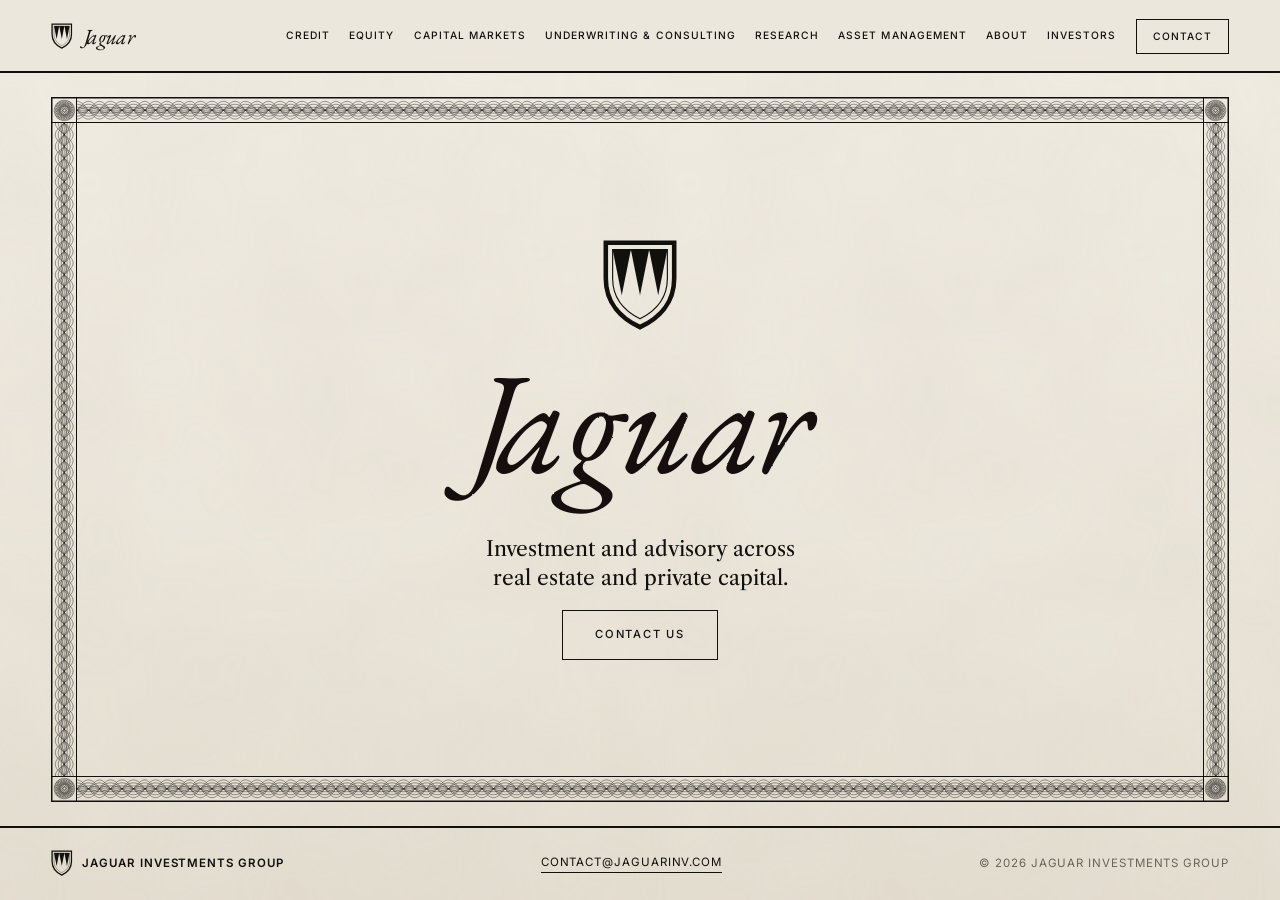
<file: index.html>
<!DOCTYPE html>
<html lang="en">
<head>
  <meta charset="UTF-8" />
  <meta name="viewport" content="width=device-width, initial-scale=1.0" />
  <title>Jaguar Investments</title>
  <meta name="description" content="Jaguar Investments. Investment and advisory across real estate and private capital." />
  <meta name="theme-color" content="#ece7dc" />
  <link rel="canonical" href="https://jaguarinv.com/" />
  <meta property="og:type" content="website" />
  <meta property="og:site_name" content="Jaguar Investments" />
  <meta property="og:title" content="Jaguar Investments" />
  <meta property="og:description" content="Jaguar Investments. Investment and advisory across real estate and private capital." />
  <meta property="og:url" content="https://jaguarinv.com/" />
  <meta property="og:image" content="https://jaguarinv.com/images/og.png" />
  <meta property="og:image:width" content="1200" />
  <meta property="og:image:height" content="630" />
  <meta property="og:image:alt" content="The Jaguar Investments shield" />
  <meta name="twitter:card" content="summary_large_image" />
  <link rel="icon" href="favicon.ico" sizes="48x48" />
  <link rel="icon" href="images/favicon-96.png" type="image/png" sizes="96x96" />
  <link rel="icon" href="images/favicon.svg" type="image/svg+xml" />
  <link rel="apple-touch-icon" href="images/apple-touch-icon.png" />
  <script>try{if(!sessionStorage.getItem("jaguar-seen")){document.documentElement.classList.add("intro");sessionStorage.setItem("jaguar-seen","1")}}catch(e){}</script>
  <link rel="preconnect" href="https://fonts.googleapis.com" />
  <link rel="preconnect" href="https://fonts.gstatic.com" crossorigin />
  <link rel="stylesheet" href="https://fonts.googleapis.com/css2?family=Libre+Caslon+Display&amp;family=Libre+Caslon+Text:ital@0;1&amp;family=EB+Garamond:ital@1&amp;family=Source+Serif+4:ital,opsz,wght@0,8..60,400;0,8..60,500;1,8..60,400&amp;family=Inter:wght@400;500;600&amp;display=swap" />
  <link rel="stylesheet" href="base.css?v=11" />
  <link rel="stylesheet" href="themes/merchant.css?v=11" />
</head>
<body>

  <div class="watermark" aria-hidden="true"></div>

  <svg class="defs" aria-hidden="true" focusable="false">
    <filter id="ink">
      <feTurbulence type="fractalNoise" baseFrequency="0.9" numOctaves="2" seed="3" result="noise" />
      <feDisplacementMap in="SourceGraphic" in2="noise" scale="1.6" xChannelSelector="R" yChannelSelector="G" />
    </filter>
    <filter id="ink-fine">
      <feTurbulence type="fractalNoise" baseFrequency="0.9" numOctaves="2" seed="3" result="noise" />
      <feDisplacementMap in="SourceGraphic" in2="noise" scale="0.8" xChannelSelector="R" yChannelSelector="G" />
    </filter>
    <symbol id="shield" viewBox="0 0 100 120">
      <path d="M50 5 H95 V52 C95 85 74 105 50 116 C26 105 5 85 5 52 V5 H50" fill="none" stroke="currentColor" stroke-width="6" />
      <path d="M50 14 H86 V52 C86 78 70 95 50 105 C30 95 14 78 14 52 V14 H50" fill="none" stroke="currentColor" stroke-width="1.5" />
      <g fill="currentColor"><polygon points="14,14 38,14 26,74" /><polygon points="38,14 62,14 50,74" /><polygon points="62,14 86,14 74,74" /></g>
    </symbol>
  </svg>

  <header class="site-header">
    <a class="logo" href="index.html" aria-label="Jaguar Investments">
      <svg class="shield shield--nav"><use href="#shield" /></svg>
      <span class="logo-word"><span class="brand-j">J</span>aguar</span>
    </a>
    <button class="nav-toggle" type="button" aria-expanded="false" aria-controls="site-nav">Contents</button>
    <nav class="site-nav" id="site-nav" aria-label="Contents">
      <a href="credit.html" data-n="I"><span>Credit</span></a>
      <a href="equity.html" data-n="II"><span>Equity</span></a>
      <a href="capital-markets.html" data-n="III"><span>Capital Markets</span></a>
      <a href="underwriting.html" data-n="IV"><span>Underwriting &amp; Consulting</span></a>
      <a href="research.html" data-n="V"><span>Research</span></a>
      <a href="asset-management.html" data-n="VI"><span>Asset Management</span></a>
      <a href="about.html" data-n="VII"><span>About</span></a>
      <a href="investors.html" data-n="VIII"><span>Investors</span></a>
      <a href="contact.html" data-n="IX" class="nav-cta"><span>Contact</span></a>
    </nav>
  </header>

  <main>
    <section class="leaf leaf--cover">
      <svg class="shield shield--hero shield--draw" viewBox="0 0 100 120" aria-hidden="true">
        <path pathLength="1" d="M50 5 H95 V52 C95 85 74 105 50 116 C26 105 5 85 5 52 V5 H50" fill="none" stroke="currentColor" stroke-width="6" />
        <path pathLength="1" d="M50 14 H86 V52 C86 78 70 95 50 105 C30 95 14 78 14 52 V14 H50" fill="none" stroke="currentColor" stroke-width="1.5" />
        <g class="fangs" fill="currentColor"><polygon points="14,14 38,14 26,74" /><polygon points="38,14 62,14 50,74" /><polygon points="62,14 86,14 74,74" /></g>
      </svg>
      <h1 class="brand"><span class="brand-j">J</span>aguar</h1>
      <p class="hero-line">Investment and advisory across real estate and private capital.</p>
      <a href="contact.html" class="button">Contact Us</a>
    </section>
  </main>

  <footer class="site-footer">
    <a class="footer-mark" href="index.html">
      <svg class="shield shield--nav" aria-hidden="true"><use href="#shield" /></svg>
      <span class="footer-wordmark">Jaguar Investments Group</span>
    </a>
    <a class="footer-email" href="mailto:contact@jaguarinv.com">contact@jaguarinv.com</a>
    <p class="footer-legal">&copy; 2026 Jaguar Investments Group</p>
  </footer>

  <script src="site.js?v=2"></script>
</body>
</html>
</file>
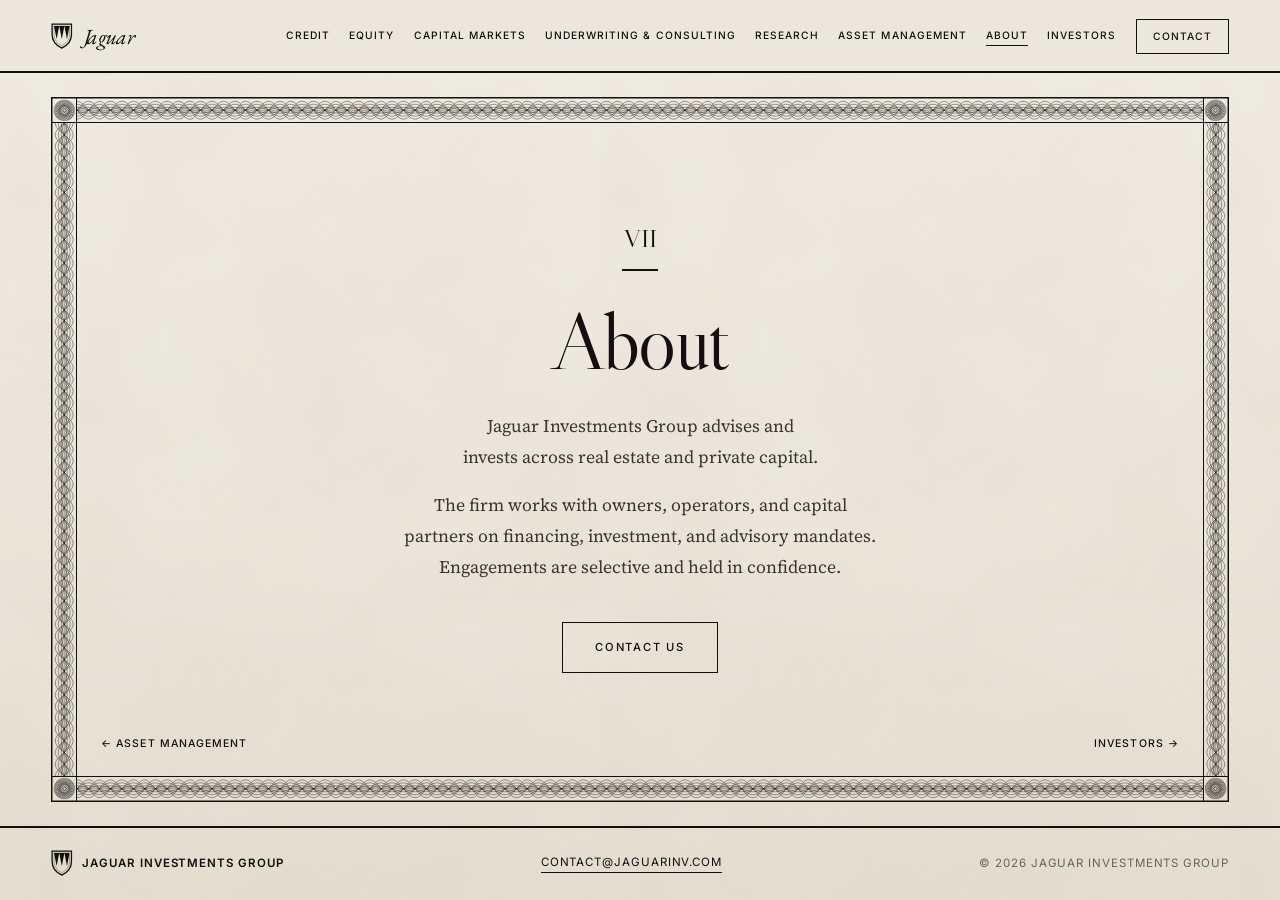
<file: about.html>
<!DOCTYPE html>
<html lang="en">
<head>
  <meta charset="UTF-8" />
  <meta name="viewport" content="width=device-width, initial-scale=1.0" />
  <title>About | Jaguar Investments</title>
  <meta name="description" content="Jaguar Investments Group advises and invests across real estate and private capital." />
  <meta name="theme-color" content="#ece7dc" />
  <link rel="canonical" href="https://jaguarinv.com/about.html" />
  <meta property="og:type" content="website" />
  <meta property="og:site_name" content="Jaguar Investments" />
  <meta property="og:title" content="About | Jaguar Investments" />
  <meta property="og:description" content="Jaguar Investments Group advises and invests across real estate and private capital." />
  <meta property="og:url" content="https://jaguarinv.com/about.html" />
  <meta property="og:image" content="https://jaguarinv.com/images/og.png" />
  <meta property="og:image:width" content="1200" />
  <meta property="og:image:height" content="630" />
  <meta property="og:image:alt" content="The Jaguar Investments shield" />
  <meta name="twitter:card" content="summary_large_image" />
  <link rel="icon" href="favicon.ico" sizes="48x48" />
  <link rel="icon" href="images/favicon-96.png" type="image/png" sizes="96x96" />
  <link rel="icon" href="images/favicon.svg" type="image/svg+xml" />
  <link rel="apple-touch-icon" href="images/apple-touch-icon.png" />
  <script>try{if(!sessionStorage.getItem("jaguar-seen")){document.documentElement.classList.add("intro");sessionStorage.setItem("jaguar-seen","1")}}catch(e){}</script>
  <link rel="preconnect" href="https://fonts.googleapis.com" />
  <link rel="preconnect" href="https://fonts.gstatic.com" crossorigin />
  <link rel="stylesheet" href="https://fonts.googleapis.com/css2?family=Libre+Caslon+Display&amp;family=Libre+Caslon+Text:ital@0;1&amp;family=EB+Garamond:ital@1&amp;family=Source+Serif+4:ital,opsz,wght@0,8..60,400;0,8..60,500;1,8..60,400&amp;family=Inter:wght@400;500;600&amp;display=swap" />
  <link rel="stylesheet" href="base.css?v=11" />
  <link rel="stylesheet" href="themes/merchant.css?v=11" />
</head>
<body>

  <div class="watermark" aria-hidden="true"></div>

  <svg class="defs" aria-hidden="true" focusable="false">
    <filter id="ink">
      <feTurbulence type="fractalNoise" baseFrequency="0.9" numOctaves="2" seed="3" result="noise" />
      <feDisplacementMap in="SourceGraphic" in2="noise" scale="1.6" xChannelSelector="R" yChannelSelector="G" />
    </filter>
    <filter id="ink-fine">
      <feTurbulence type="fractalNoise" baseFrequency="0.9" numOctaves="2" seed="3" result="noise" />
      <feDisplacementMap in="SourceGraphic" in2="noise" scale="0.8" xChannelSelector="R" yChannelSelector="G" />
    </filter>
    <symbol id="shield" viewBox="0 0 100 120">
      <path d="M50 5 H95 V52 C95 85 74 105 50 116 C26 105 5 85 5 52 V5 H50" fill="none" stroke="currentColor" stroke-width="6" />
      <path d="M50 14 H86 V52 C86 78 70 95 50 105 C30 95 14 78 14 52 V14 H50" fill="none" stroke="currentColor" stroke-width="1.5" />
      <g fill="currentColor"><polygon points="14,14 38,14 26,74" /><polygon points="38,14 62,14 50,74" /><polygon points="62,14 86,14 74,74" /></g>
    </symbol>
  </svg>

  <header class="site-header">
    <a class="logo" href="index.html" aria-label="Jaguar Investments">
      <svg class="shield shield--nav"><use href="#shield" /></svg>
      <span class="logo-word"><span class="brand-j">J</span>aguar</span>
    </a>
    <button class="nav-toggle" type="button" aria-expanded="false" aria-controls="site-nav">Contents</button>
    <nav class="site-nav" id="site-nav" aria-label="Contents">
      <a href="credit.html" data-n="I"><span>Credit</span></a>
      <a href="equity.html" data-n="II"><span>Equity</span></a>
      <a href="capital-markets.html" data-n="III"><span>Capital Markets</span></a>
      <a href="underwriting.html" data-n="IV"><span>Underwriting &amp; Consulting</span></a>
      <a href="research.html" data-n="V"><span>Research</span></a>
      <a href="asset-management.html" data-n="VI"><span>Asset Management</span></a>
      <a href="about.html" data-n="VII" aria-current="page"><span>About</span></a>
      <a href="investors.html" data-n="VIII"><span>Investors</span></a>
      <a href="contact.html" data-n="IX" class="nav-cta"><span>Contact</span></a>
    </nav>
  </header>

  <main>
    <section class="leaf">
      <p class="leaf-num">VII</p>
      <h1 class="brand brand--page">About</h1>
      <p class="page-copy">Jaguar Investments Group advises and invests across real estate and private capital.</p>
      <p class="page-copy page-copy--follow">
        The firm works with owners, operators, and capital partners on financing,
        investment, and advisory mandates. Engagements are selective and held in confidence.
      </p>
      <a href="contact.html" class="button">Contact Us</a>
      <nav class="leaf-nav" aria-label="Previous and next"><a class="prev" href="asset-management.html">&larr; Asset Management</a><a class="next" href="investors.html">Investors &rarr;</a></nav>
    </section>
  </main>

  <footer class="site-footer">
    <a class="footer-mark" href="index.html">
      <svg class="shield shield--nav" aria-hidden="true"><use href="#shield" /></svg>
      <span class="footer-wordmark">Jaguar Investments Group</span>
    </a>
    <a class="footer-email" href="mailto:contact@jaguarinv.com">contact@jaguarinv.com</a>
    <p class="footer-legal">&copy; 2026 Jaguar Investments Group</p>
  </footer>

  <script src="site.js?v=2"></script>
</body>
</html>
</file>
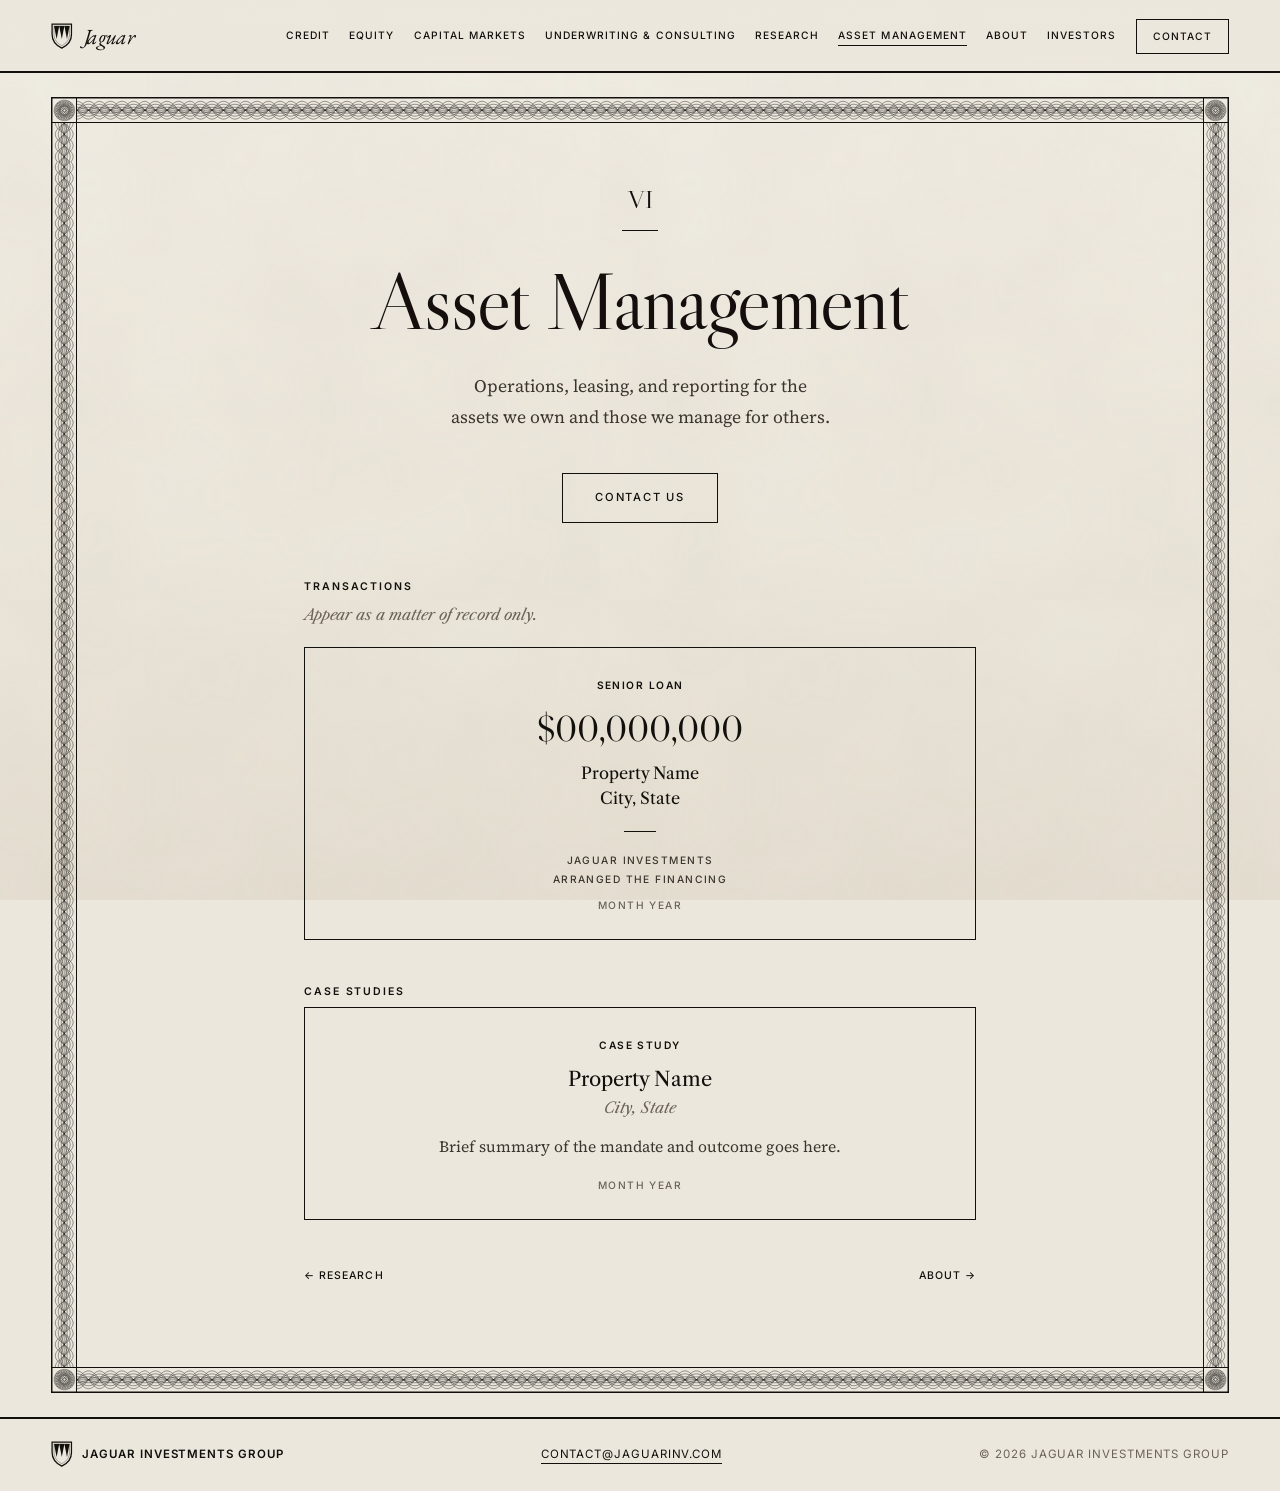
<file: asset-management.html>
<!DOCTYPE html>
<html lang="en">
<head>
  <meta charset="UTF-8" />
  <meta name="viewport" content="width=device-width, initial-scale=1.0" />
  <title>Asset Management | Jaguar Investments</title>
  <meta name="description" content="Operations, leasing, and reporting for the assets we own and those we manage for others." />
  <meta name="theme-color" content="#ece7dc" />
  <link rel="canonical" href="https://jaguarinv.com/asset-management.html" />
  <meta property="og:type" content="website" />
  <meta property="og:site_name" content="Jaguar Investments" />
  <meta property="og:title" content="Asset Management | Jaguar Investments" />
  <meta property="og:description" content="Operations, leasing, and reporting for the assets we own and those we manage for others." />
  <meta property="og:url" content="https://jaguarinv.com/asset-management.html" />
  <meta property="og:image" content="https://jaguarinv.com/images/og.png" />
  <meta property="og:image:width" content="1200" />
  <meta property="og:image:height" content="630" />
  <meta property="og:image:alt" content="The Jaguar Investments shield" />
  <meta name="twitter:card" content="summary_large_image" />
  <link rel="icon" href="favicon.ico" sizes="48x48" />
  <link rel="icon" href="images/favicon-96.png" type="image/png" sizes="96x96" />
  <link rel="icon" href="images/favicon.svg" type="image/svg+xml" />
  <link rel="apple-touch-icon" href="images/apple-touch-icon.png" />
  <script>try{if(!sessionStorage.getItem("jaguar-seen")){document.documentElement.classList.add("intro");sessionStorage.setItem("jaguar-seen","1")}}catch(e){}</script>
  <link rel="preconnect" href="https://fonts.googleapis.com" />
  <link rel="preconnect" href="https://fonts.gstatic.com" crossorigin />
  <link rel="stylesheet" href="https://fonts.googleapis.com/css2?family=Libre+Caslon+Display&amp;family=Libre+Caslon+Text:ital@0;1&amp;family=EB+Garamond:ital@1&amp;family=Source+Serif+4:ital,opsz,wght@0,8..60,400;0,8..60,500;1,8..60,400&amp;family=Inter:wght@400;500;600&amp;display=swap" />
  <link rel="stylesheet" href="base.css?v=11" />
  <link rel="stylesheet" href="themes/merchant.css?v=11" />
</head>
<body>

  <div class="watermark" aria-hidden="true"></div>

  <svg class="defs" aria-hidden="true" focusable="false">
    <filter id="ink">
      <feTurbulence type="fractalNoise" baseFrequency="0.9" numOctaves="2" seed="3" result="noise" />
      <feDisplacementMap in="SourceGraphic" in2="noise" scale="1.6" xChannelSelector="R" yChannelSelector="G" />
    </filter>
    <filter id="ink-fine">
      <feTurbulence type="fractalNoise" baseFrequency="0.9" numOctaves="2" seed="3" result="noise" />
      <feDisplacementMap in="SourceGraphic" in2="noise" scale="0.8" xChannelSelector="R" yChannelSelector="G" />
    </filter>
    <symbol id="shield" viewBox="0 0 100 120">
      <path d="M50 5 H95 V52 C95 85 74 105 50 116 C26 105 5 85 5 52 V5 H50" fill="none" stroke="currentColor" stroke-width="6" />
      <path d="M50 14 H86 V52 C86 78 70 95 50 105 C30 95 14 78 14 52 V14 H50" fill="none" stroke="currentColor" stroke-width="1.5" />
      <g fill="currentColor"><polygon points="14,14 38,14 26,74" /><polygon points="38,14 62,14 50,74" /><polygon points="62,14 86,14 74,74" /></g>
    </symbol>
  </svg>

  <header class="site-header">
    <a class="logo" href="index.html" aria-label="Jaguar Investments">
      <svg class="shield shield--nav"><use href="#shield" /></svg>
      <span class="logo-word"><span class="brand-j">J</span>aguar</span>
    </a>
    <button class="nav-toggle" type="button" aria-expanded="false" aria-controls="site-nav">Contents</button>
    <nav class="site-nav" id="site-nav" aria-label="Contents">
      <a href="credit.html" data-n="I"><span>Credit</span></a>
      <a href="equity.html" data-n="II"><span>Equity</span></a>
      <a href="capital-markets.html" data-n="III"><span>Capital Markets</span></a>
      <a href="underwriting.html" data-n="IV"><span>Underwriting &amp; Consulting</span></a>
      <a href="research.html" data-n="V"><span>Research</span></a>
      <a href="asset-management.html" data-n="VI" aria-current="page"><span>Asset Management</span></a>
      <a href="about.html" data-n="VII"><span>About</span></a>
      <a href="investors.html" data-n="VIII"><span>Investors</span></a>
      <a href="contact.html" data-n="IX" class="nav-cta"><span>Contact</span></a>
    </nav>
  </header>

  <main>
    <section class="leaf leaf--tall">
      <p class="leaf-num">VI</p>
      <h1 class="brand brand--page">Asset Management</h1>
      <p class="page-copy">Operations, leasing, and reporting for the assets we own and those we manage for others.</p>
      <a href="contact.html" class="button">Contact Us</a>

      <div class="dossier">
        <section class="dossier-block" aria-labelledby="tx-heading">
          <h2 id="tx-heading" class="dossier-label">Transactions</h2>
          <p class="dossier-note">Appear as a matter of record only.</p>
          <div class="notices notices--compact">
        <article class="notice">
          <p class="notice-type">Senior Loan</p>
          <p class="notice-amount">$00,000,000</p>
          <p class="notice-name">Property Name<br />City, State</p>
          <p class="notice-role">Jaguar Investments<br />arranged the financing</p>
          <p class="notice-date">Month Year</p>
        </article>
          </div>
        </section>
        <section class="dossier-block" aria-labelledby="cs-heading">
          <h2 id="cs-heading" class="dossier-label">Case Studies</h2>
          <div class="studies">
        <article class="study">
          <p class="notice-type">Case Study</p>
          <p class="study-name">Property Name</p>
          <p class="study-place">City, State</p>
          <p class="study-copy">Brief summary of the mandate and outcome goes here.</p>
          <p class="notice-date">Month Year</p>
        </article>
          </div>
        </section>
      </div>
      <nav class="leaf-nav" aria-label="Previous and next"><a class="prev" href="research.html">&larr; Research</a><a class="next" href="about.html">About &rarr;</a></nav>
    </section>
  </main>

  <footer class="site-footer">
    <a class="footer-mark" href="index.html">
      <svg class="shield shield--nav" aria-hidden="true"><use href="#shield" /></svg>
      <span class="footer-wordmark">Jaguar Investments Group</span>
    </a>
    <a class="footer-email" href="mailto:contact@jaguarinv.com">contact@jaguarinv.com</a>
    <p class="footer-legal">&copy; 2026 Jaguar Investments Group</p>
  </footer>

  <script src="site.js?v=2"></script>
</body>
</html>
</file>
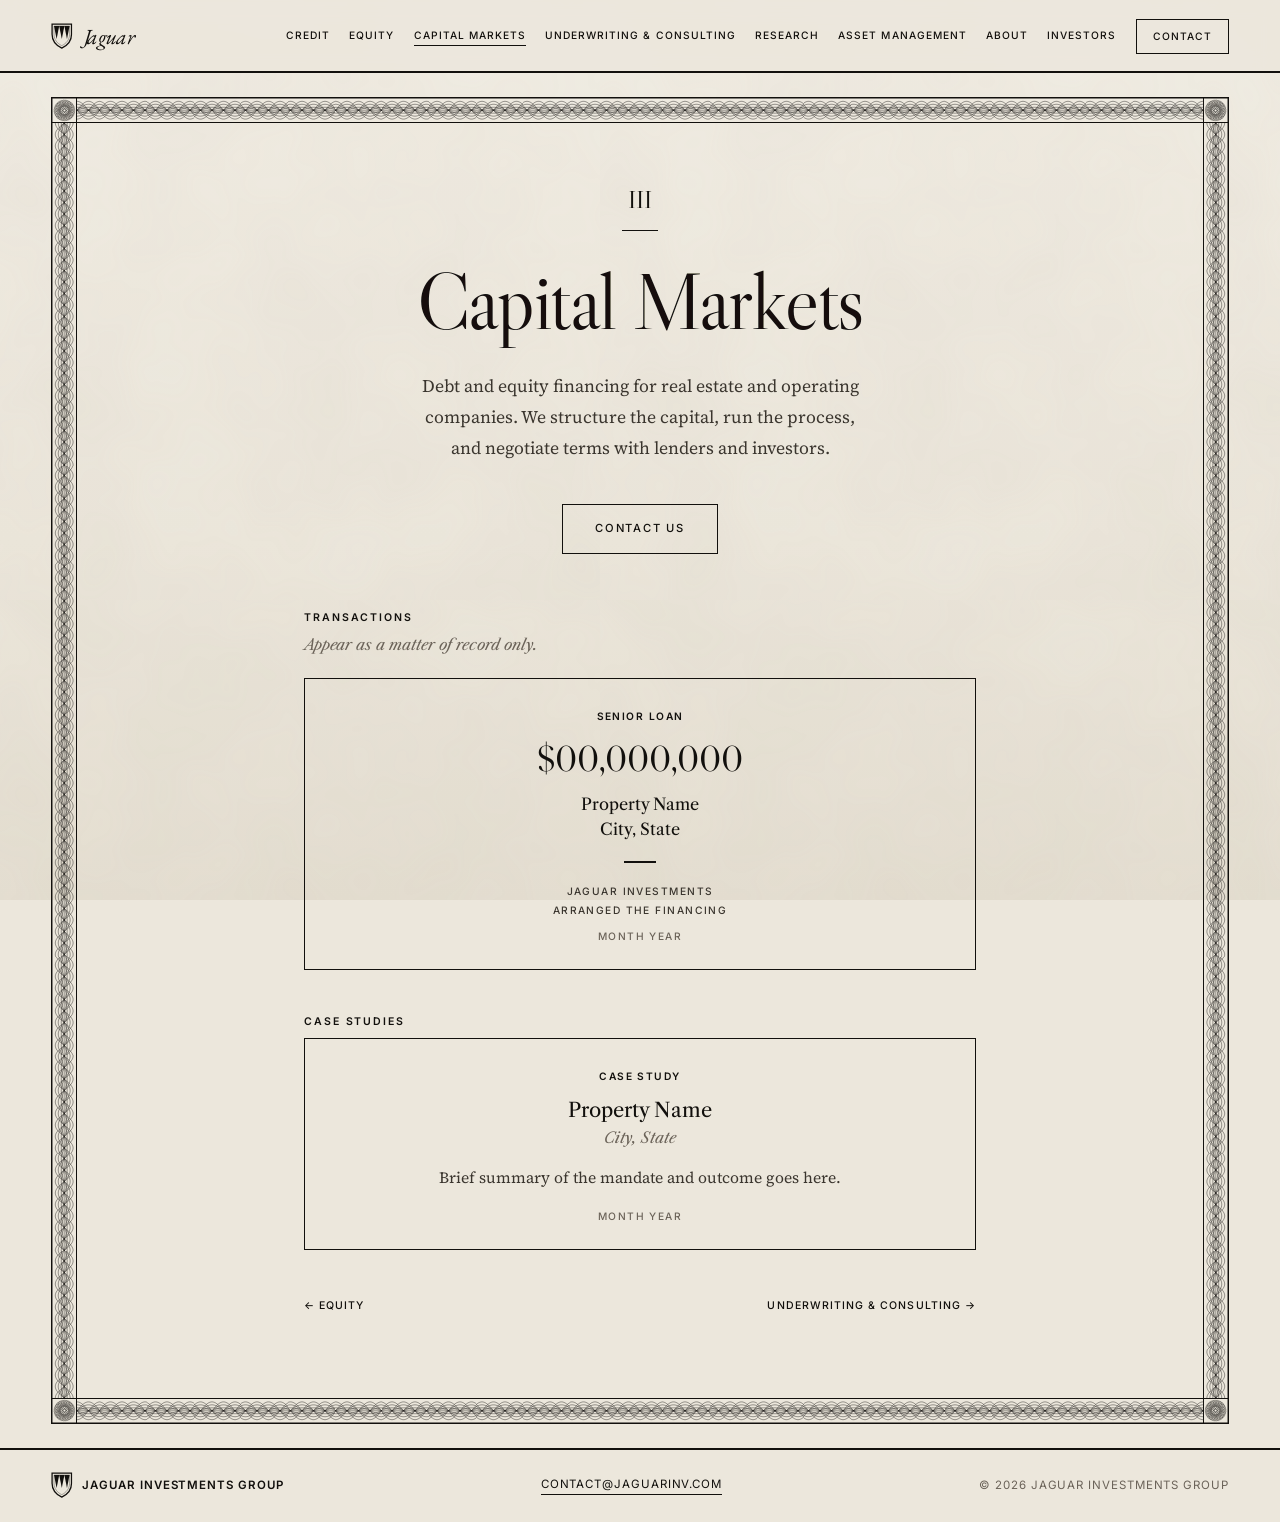
<file: capital-markets.html>
<!DOCTYPE html>
<html lang="en">
<head>
  <meta charset="UTF-8" />
  <meta name="viewport" content="width=device-width, initial-scale=1.0" />
  <title>Capital Markets | Jaguar Investments</title>
  <meta name="description" content="Debt and equity financing for real estate and operating companies. We structure the capital, run the process, and negotiate terms with lenders and investors." />
  <meta name="theme-color" content="#ece7dc" />
  <link rel="canonical" href="https://jaguarinv.com/capital-markets.html" />
  <meta property="og:type" content="website" />
  <meta property="og:site_name" content="Jaguar Investments" />
  <meta property="og:title" content="Capital Markets | Jaguar Investments" />
  <meta property="og:description" content="Debt and equity financing for real estate and operating companies. We structure the capital, run the process, and negotiate terms with lenders and investors." />
  <meta property="og:url" content="https://jaguarinv.com/capital-markets.html" />
  <meta property="og:image" content="https://jaguarinv.com/images/og.png" />
  <meta property="og:image:width" content="1200" />
  <meta property="og:image:height" content="630" />
  <meta property="og:image:alt" content="The Jaguar Investments shield" />
  <meta name="twitter:card" content="summary_large_image" />
  <link rel="icon" href="favicon.ico" sizes="48x48" />
  <link rel="icon" href="images/favicon-96.png" type="image/png" sizes="96x96" />
  <link rel="icon" href="images/favicon.svg" type="image/svg+xml" />
  <link rel="apple-touch-icon" href="images/apple-touch-icon.png" />
  <script>try{if(!sessionStorage.getItem("jaguar-seen")){document.documentElement.classList.add("intro");sessionStorage.setItem("jaguar-seen","1")}}catch(e){}</script>
  <link rel="preconnect" href="https://fonts.googleapis.com" />
  <link rel="preconnect" href="https://fonts.gstatic.com" crossorigin />
  <link rel="stylesheet" href="https://fonts.googleapis.com/css2?family=Libre+Caslon+Display&amp;family=Libre+Caslon+Text:ital@0;1&amp;family=EB+Garamond:ital@1&amp;family=Source+Serif+4:ital,opsz,wght@0,8..60,400;0,8..60,500;1,8..60,400&amp;family=Inter:wght@400;500;600&amp;display=swap" />
  <link rel="stylesheet" href="base.css?v=11" />
  <link rel="stylesheet" href="themes/merchant.css?v=11" />
</head>
<body>

  <div class="watermark" aria-hidden="true"></div>

  <svg class="defs" aria-hidden="true" focusable="false">
    <filter id="ink">
      <feTurbulence type="fractalNoise" baseFrequency="0.9" numOctaves="2" seed="3" result="noise" />
      <feDisplacementMap in="SourceGraphic" in2="noise" scale="1.6" xChannelSelector="R" yChannelSelector="G" />
    </filter>
    <filter id="ink-fine">
      <feTurbulence type="fractalNoise" baseFrequency="0.9" numOctaves="2" seed="3" result="noise" />
      <feDisplacementMap in="SourceGraphic" in2="noise" scale="0.8" xChannelSelector="R" yChannelSelector="G" />
    </filter>
    <symbol id="shield" viewBox="0 0 100 120">
      <path d="M50 5 H95 V52 C95 85 74 105 50 116 C26 105 5 85 5 52 V5 H50" fill="none" stroke="currentColor" stroke-width="6" />
      <path d="M50 14 H86 V52 C86 78 70 95 50 105 C30 95 14 78 14 52 V14 H50" fill="none" stroke="currentColor" stroke-width="1.5" />
      <g fill="currentColor"><polygon points="14,14 38,14 26,74" /><polygon points="38,14 62,14 50,74" /><polygon points="62,14 86,14 74,74" /></g>
    </symbol>
  </svg>

  <header class="site-header">
    <a class="logo" href="index.html" aria-label="Jaguar Investments">
      <svg class="shield shield--nav"><use href="#shield" /></svg>
      <span class="logo-word"><span class="brand-j">J</span>aguar</span>
    </a>
    <button class="nav-toggle" type="button" aria-expanded="false" aria-controls="site-nav">Contents</button>
    <nav class="site-nav" id="site-nav" aria-label="Contents">
      <a href="credit.html" data-n="I"><span>Credit</span></a>
      <a href="equity.html" data-n="II"><span>Equity</span></a>
      <a href="capital-markets.html" data-n="III" aria-current="page"><span>Capital Markets</span></a>
      <a href="underwriting.html" data-n="IV"><span>Underwriting &amp; Consulting</span></a>
      <a href="research.html" data-n="V"><span>Research</span></a>
      <a href="asset-management.html" data-n="VI"><span>Asset Management</span></a>
      <a href="about.html" data-n="VII"><span>About</span></a>
      <a href="investors.html" data-n="VIII"><span>Investors</span></a>
      <a href="contact.html" data-n="IX" class="nav-cta"><span>Contact</span></a>
    </nav>
  </header>

  <main>
    <section class="leaf leaf--tall">
      <p class="leaf-num">III</p>
      <h1 class="brand brand--page">Capital Markets</h1>
      <p class="page-copy">Debt and equity financing for real estate and operating companies. We structure the capital, run the process, and negotiate terms with lenders and investors.</p>
      <a href="contact.html" class="button">Contact Us</a>

      <div class="dossier">
        <section class="dossier-block" aria-labelledby="tx-heading">
          <h2 id="tx-heading" class="dossier-label">Transactions</h2>
          <p class="dossier-note">Appear as a matter of record only.</p>
          <div class="notices notices--compact">
        <article class="notice">
          <p class="notice-type">Senior Loan</p>
          <p class="notice-amount">$00,000,000</p>
          <p class="notice-name">Property Name<br />City, State</p>
          <p class="notice-role">Jaguar Investments<br />arranged the financing</p>
          <p class="notice-date">Month Year</p>
        </article>
          </div>
        </section>
        <section class="dossier-block" aria-labelledby="cs-heading">
          <h2 id="cs-heading" class="dossier-label">Case Studies</h2>
          <div class="studies">
        <article class="study">
          <p class="notice-type">Case Study</p>
          <p class="study-name">Property Name</p>
          <p class="study-place">City, State</p>
          <p class="study-copy">Brief summary of the mandate and outcome goes here.</p>
          <p class="notice-date">Month Year</p>
        </article>
          </div>
        </section>
      </div>
      <nav class="leaf-nav" aria-label="Previous and next"><a class="prev" href="equity.html">&larr; Equity</a><a class="next" href="underwriting.html">Underwriting &amp; Consulting &rarr;</a></nav>
    </section>
  </main>

  <footer class="site-footer">
    <a class="footer-mark" href="index.html">
      <svg class="shield shield--nav" aria-hidden="true"><use href="#shield" /></svg>
      <span class="footer-wordmark">Jaguar Investments Group</span>
    </a>
    <a class="footer-email" href="mailto:contact@jaguarinv.com">contact@jaguarinv.com</a>
    <p class="footer-legal">&copy; 2026 Jaguar Investments Group</p>
  </footer>

  <script src="site.js?v=2"></script>
</body>
</html>
</file>
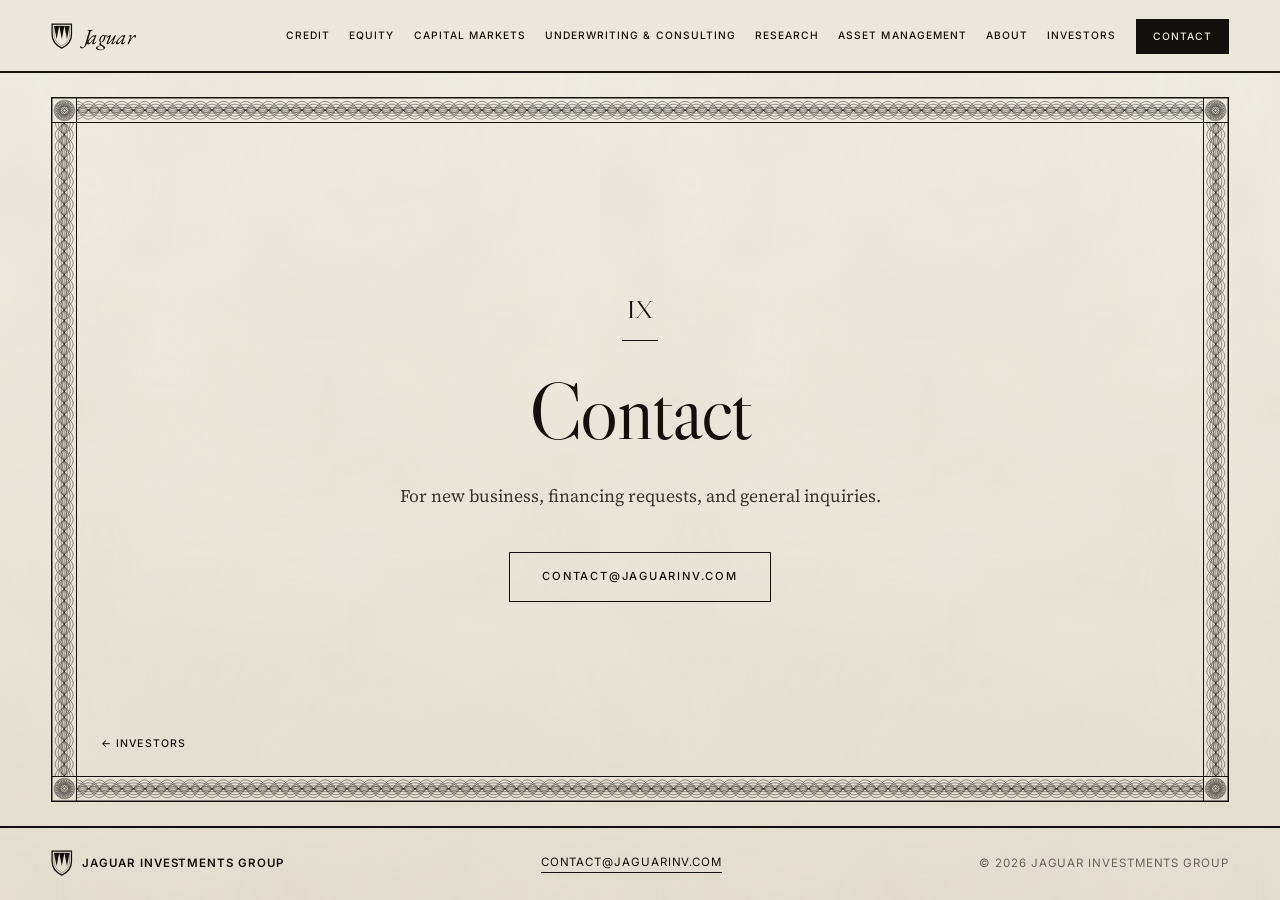
<file: contact.html>
<!DOCTYPE html>
<html lang="en">
<head>
  <meta charset="UTF-8" />
  <meta name="viewport" content="width=device-width, initial-scale=1.0" />
  <title>Contact | Jaguar Investments</title>
  <meta name="description" content="For new business, financing requests, and general inquiries." />
  <meta name="theme-color" content="#ece7dc" />
  <link rel="canonical" href="https://jaguarinv.com/contact.html" />
  <meta property="og:type" content="website" />
  <meta property="og:site_name" content="Jaguar Investments" />
  <meta property="og:title" content="Contact | Jaguar Investments" />
  <meta property="og:description" content="For new business, financing requests, and general inquiries." />
  <meta property="og:url" content="https://jaguarinv.com/contact.html" />
  <meta property="og:image" content="https://jaguarinv.com/images/og.png" />
  <meta property="og:image:width" content="1200" />
  <meta property="og:image:height" content="630" />
  <meta property="og:image:alt" content="The Jaguar Investments shield" />
  <meta name="twitter:card" content="summary_large_image" />
  <link rel="icon" href="favicon.ico" sizes="48x48" />
  <link rel="icon" href="images/favicon-96.png" type="image/png" sizes="96x96" />
  <link rel="icon" href="images/favicon.svg" type="image/svg+xml" />
  <link rel="apple-touch-icon" href="images/apple-touch-icon.png" />
  <script>try{if(!sessionStorage.getItem("jaguar-seen")){document.documentElement.classList.add("intro");sessionStorage.setItem("jaguar-seen","1")}}catch(e){}</script>
  <link rel="preconnect" href="https://fonts.googleapis.com" />
  <link rel="preconnect" href="https://fonts.gstatic.com" crossorigin />
  <link rel="stylesheet" href="https://fonts.googleapis.com/css2?family=Libre+Caslon+Display&amp;family=Libre+Caslon+Text:ital@0;1&amp;family=EB+Garamond:ital@1&amp;family=Source+Serif+4:ital,opsz,wght@0,8..60,400;0,8..60,500;1,8..60,400&amp;family=Inter:wght@400;500;600&amp;display=swap" />
  <link rel="stylesheet" href="base.css?v=11" />
  <link rel="stylesheet" href="themes/merchant.css?v=11" />
</head>
<body>

  <div class="watermark" aria-hidden="true"></div>

  <svg class="defs" aria-hidden="true" focusable="false">
    <filter id="ink">
      <feTurbulence type="fractalNoise" baseFrequency="0.9" numOctaves="2" seed="3" result="noise" />
      <feDisplacementMap in="SourceGraphic" in2="noise" scale="1.6" xChannelSelector="R" yChannelSelector="G" />
    </filter>
    <filter id="ink-fine">
      <feTurbulence type="fractalNoise" baseFrequency="0.9" numOctaves="2" seed="3" result="noise" />
      <feDisplacementMap in="SourceGraphic" in2="noise" scale="0.8" xChannelSelector="R" yChannelSelector="G" />
    </filter>
    <symbol id="shield" viewBox="0 0 100 120">
      <path d="M50 5 H95 V52 C95 85 74 105 50 116 C26 105 5 85 5 52 V5 H50" fill="none" stroke="currentColor" stroke-width="6" />
      <path d="M50 14 H86 V52 C86 78 70 95 50 105 C30 95 14 78 14 52 V14 H50" fill="none" stroke="currentColor" stroke-width="1.5" />
      <g fill="currentColor"><polygon points="14,14 38,14 26,74" /><polygon points="38,14 62,14 50,74" /><polygon points="62,14 86,14 74,74" /></g>
    </symbol>
  </svg>

  <header class="site-header">
    <a class="logo" href="index.html" aria-label="Jaguar Investments">
      <svg class="shield shield--nav"><use href="#shield" /></svg>
      <span class="logo-word"><span class="brand-j">J</span>aguar</span>
    </a>
    <button class="nav-toggle" type="button" aria-expanded="false" aria-controls="site-nav">Contents</button>
    <nav class="site-nav" id="site-nav" aria-label="Contents">
      <a href="credit.html" data-n="I"><span>Credit</span></a>
      <a href="equity.html" data-n="II"><span>Equity</span></a>
      <a href="capital-markets.html" data-n="III"><span>Capital Markets</span></a>
      <a href="underwriting.html" data-n="IV"><span>Underwriting &amp; Consulting</span></a>
      <a href="research.html" data-n="V"><span>Research</span></a>
      <a href="asset-management.html" data-n="VI"><span>Asset Management</span></a>
      <a href="about.html" data-n="VII"><span>About</span></a>
      <a href="investors.html" data-n="VIII"><span>Investors</span></a>
      <a href="contact.html" data-n="IX" class="nav-cta" aria-current="page"><span>Contact</span></a>
    </nav>
  </header>

  <main>
    <section class="leaf">
      <p class="leaf-num">IX</p>
      <h1 class="brand brand--page">Contact</h1>
      <p class="page-copy">For new business, financing requests, and general inquiries.</p>
      <a href="mailto:contact@jaguarinv.com" class="button">contact@jaguarinv.com</a>
      <nav class="leaf-nav" aria-label="Previous and next"><a class="prev" href="investors.html">&larr; Investors</a></nav>
    </section>
  </main>

  <footer class="site-footer">
    <a class="footer-mark" href="index.html">
      <svg class="shield shield--nav" aria-hidden="true"><use href="#shield" /></svg>
      <span class="footer-wordmark">Jaguar Investments Group</span>
    </a>
    <a class="footer-email" href="mailto:contact@jaguarinv.com">contact@jaguarinv.com</a>
    <p class="footer-legal">&copy; 2026 Jaguar Investments Group</p>
  </footer>

  <script src="site.js?v=2"></script>
</body>
</html>
</file>
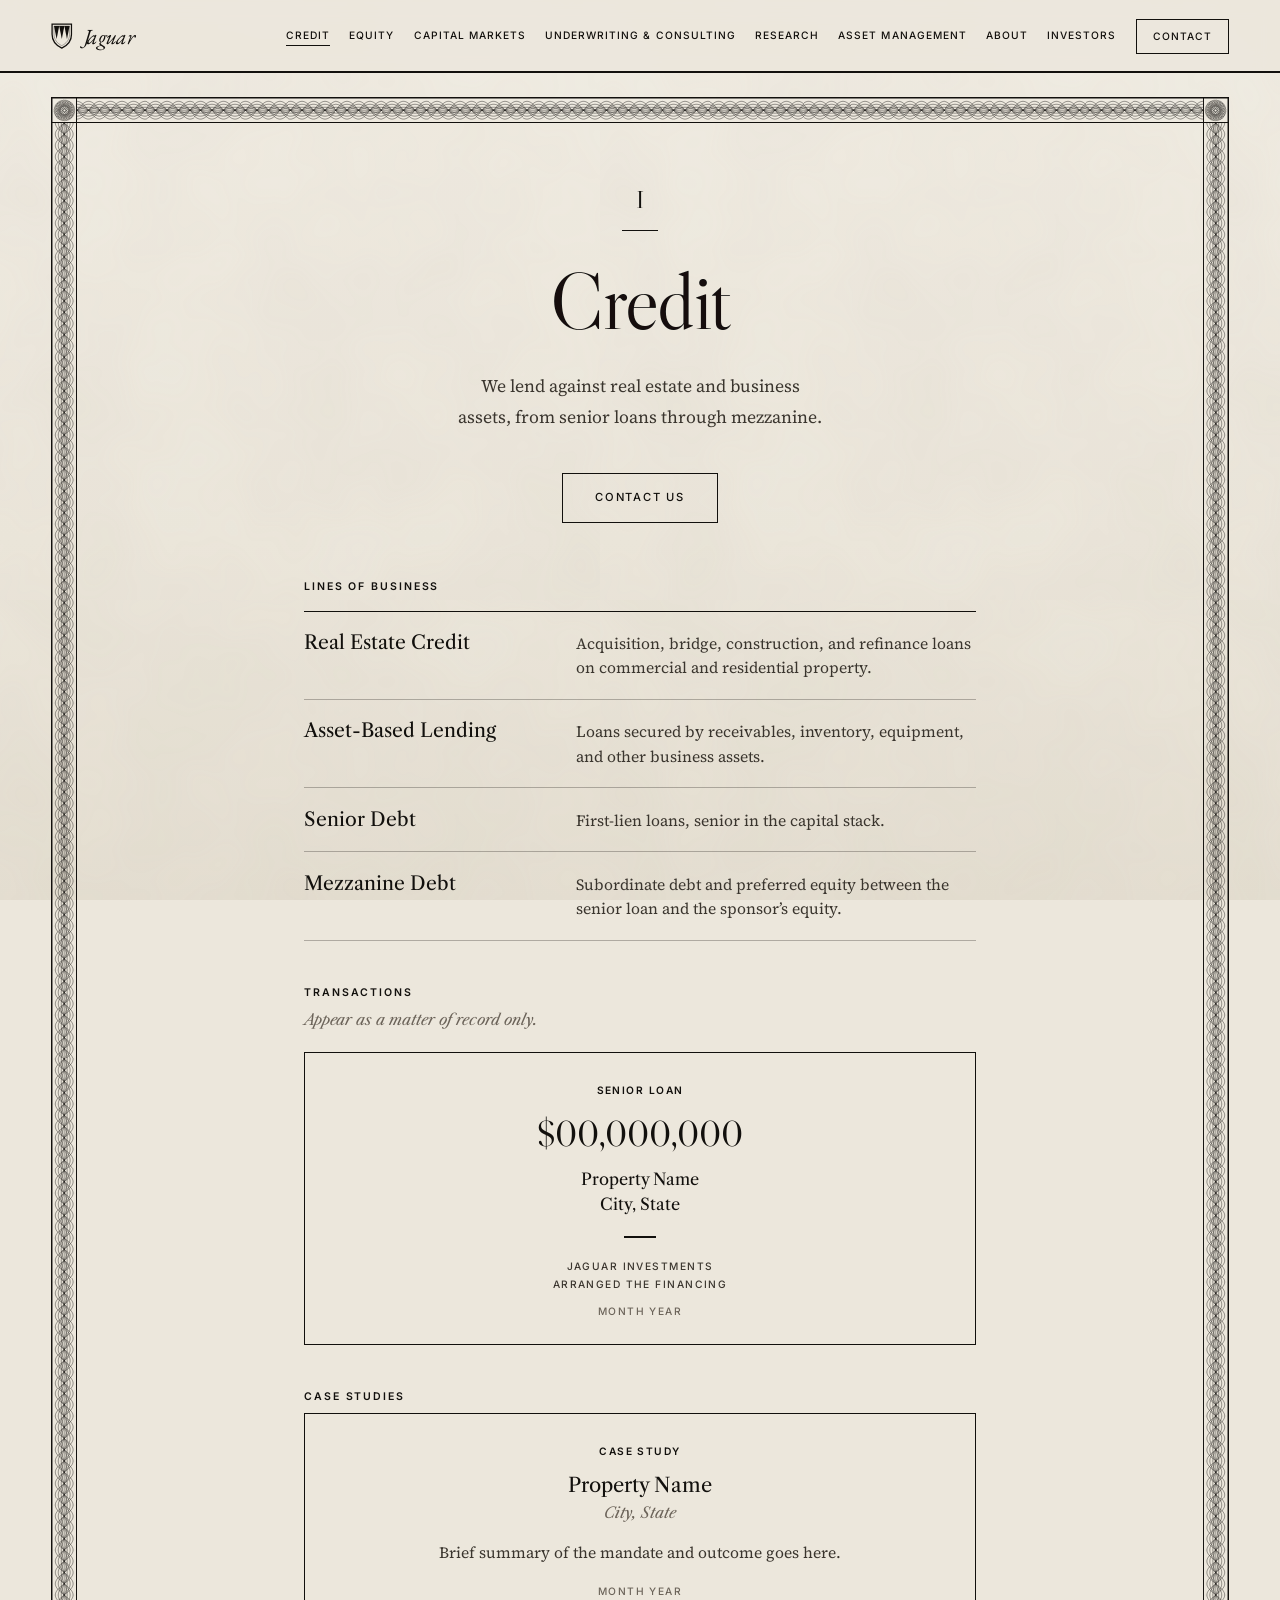
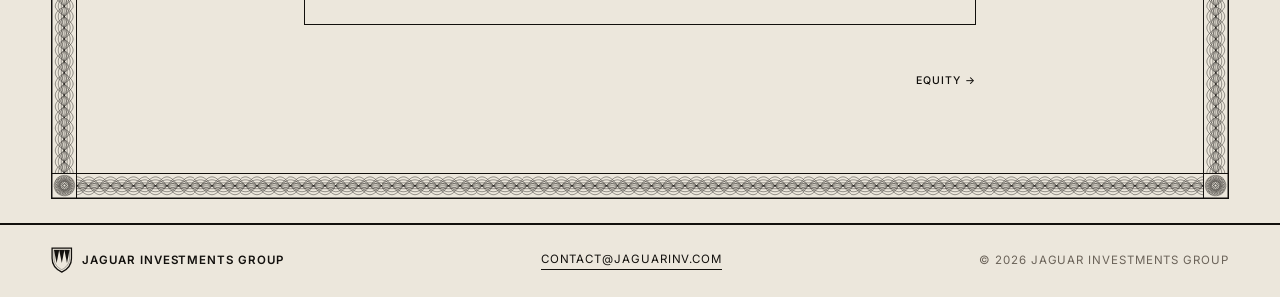
<file: credit.html>
<!DOCTYPE html>
<html lang="en">
<head>
  <meta charset="UTF-8" />
  <meta name="viewport" content="width=device-width, initial-scale=1.0" />
  <title>Credit | Jaguar Investments</title>
  <meta name="description" content="We lend against real estate and business assets, from senior loans through mezzanine." />
  <meta name="theme-color" content="#ece7dc" />
  <link rel="canonical" href="https://jaguarinv.com/credit.html" />
  <meta property="og:type" content="website" />
  <meta property="og:site_name" content="Jaguar Investments" />
  <meta property="og:title" content="Credit | Jaguar Investments" />
  <meta property="og:description" content="We lend against real estate and business assets, from senior loans through mezzanine." />
  <meta property="og:url" content="https://jaguarinv.com/credit.html" />
  <meta property="og:image" content="https://jaguarinv.com/images/og.png" />
  <meta property="og:image:width" content="1200" />
  <meta property="og:image:height" content="630" />
  <meta property="og:image:alt" content="The Jaguar Investments shield" />
  <meta name="twitter:card" content="summary_large_image" />
  <link rel="icon" href="favicon.ico" sizes="48x48" />
  <link rel="icon" href="images/favicon-96.png" type="image/png" sizes="96x96" />
  <link rel="icon" href="images/favicon.svg" type="image/svg+xml" />
  <link rel="apple-touch-icon" href="images/apple-touch-icon.png" />
  <script>try{if(!sessionStorage.getItem("jaguar-seen")){document.documentElement.classList.add("intro");sessionStorage.setItem("jaguar-seen","1")}}catch(e){}</script>
  <link rel="preconnect" href="https://fonts.googleapis.com" />
  <link rel="preconnect" href="https://fonts.gstatic.com" crossorigin />
  <link rel="stylesheet" href="https://fonts.googleapis.com/css2?family=Libre+Caslon+Display&amp;family=Libre+Caslon+Text:ital@0;1&amp;family=EB+Garamond:ital@1&amp;family=Source+Serif+4:ital,opsz,wght@0,8..60,400;0,8..60,500;1,8..60,400&amp;family=Inter:wght@400;500;600&amp;display=swap" />
  <link rel="stylesheet" href="base.css?v=11" />
  <link rel="stylesheet" href="themes/merchant.css?v=11" />
</head>
<body>

  <div class="watermark" aria-hidden="true"></div>

  <svg class="defs" aria-hidden="true" focusable="false">
    <filter id="ink">
      <feTurbulence type="fractalNoise" baseFrequency="0.9" numOctaves="2" seed="3" result="noise" />
      <feDisplacementMap in="SourceGraphic" in2="noise" scale="1.6" xChannelSelector="R" yChannelSelector="G" />
    </filter>
    <filter id="ink-fine">
      <feTurbulence type="fractalNoise" baseFrequency="0.9" numOctaves="2" seed="3" result="noise" />
      <feDisplacementMap in="SourceGraphic" in2="noise" scale="0.8" xChannelSelector="R" yChannelSelector="G" />
    </filter>
    <symbol id="shield" viewBox="0 0 100 120">
      <path d="M50 5 H95 V52 C95 85 74 105 50 116 C26 105 5 85 5 52 V5 H50" fill="none" stroke="currentColor" stroke-width="6" />
      <path d="M50 14 H86 V52 C86 78 70 95 50 105 C30 95 14 78 14 52 V14 H50" fill="none" stroke="currentColor" stroke-width="1.5" />
      <g fill="currentColor"><polygon points="14,14 38,14 26,74" /><polygon points="38,14 62,14 50,74" /><polygon points="62,14 86,14 74,74" /></g>
    </symbol>
  </svg>

  <header class="site-header">
    <a class="logo" href="index.html" aria-label="Jaguar Investments">
      <svg class="shield shield--nav"><use href="#shield" /></svg>
      <span class="logo-word"><span class="brand-j">J</span>aguar</span>
    </a>
    <button class="nav-toggle" type="button" aria-expanded="false" aria-controls="site-nav">Contents</button>
    <nav class="site-nav" id="site-nav" aria-label="Contents">
      <a href="credit.html" data-n="I" aria-current="page"><span>Credit</span></a>
      <a href="equity.html" data-n="II"><span>Equity</span></a>
      <a href="capital-markets.html" data-n="III"><span>Capital Markets</span></a>
      <a href="underwriting.html" data-n="IV"><span>Underwriting &amp; Consulting</span></a>
      <a href="research.html" data-n="V"><span>Research</span></a>
      <a href="asset-management.html" data-n="VI"><span>Asset Management</span></a>
      <a href="about.html" data-n="VII"><span>About</span></a>
      <a href="investors.html" data-n="VIII"><span>Investors</span></a>
      <a href="contact.html" data-n="IX" class="nav-cta"><span>Contact</span></a>
    </nav>
  </header>

  <main>
    <section class="leaf leaf--tall">
      <p class="leaf-num">I</p>
      <h1 class="brand brand--page">Credit</h1>
      <p class="page-copy">We lend against real estate and business assets, from senior loans through mezzanine.</p>
      <a href="contact.html" class="button">Contact Us</a>

      <div class="dossier">
        <section class="dossier-block" aria-labelledby="lines-heading">
          <h2 id="lines-heading" class="dossier-label">Lines of Business</h2>
          <ul class="lines">
            <li class="line" id="real-estate-credit">
              <h3 class="line-name">Real Estate Credit</h3>
              <p class="line-copy">Acquisition, bridge, construction, and refinance loans on commercial and residential property.</p>
            </li>
            <li class="line" id="asset-based-lending">
              <h3 class="line-name">Asset-Based Lending</h3>
              <p class="line-copy">Loans secured by receivables, inventory, equipment, and other business assets.</p>
            </li>
            <li class="line" id="senior-debt">
              <h3 class="line-name">Senior Debt</h3>
              <p class="line-copy">First-lien loans, senior in the capital stack.</p>
            </li>
            <li class="line" id="mezzanine-debt">
              <h3 class="line-name">Mezzanine Debt</h3>
              <p class="line-copy">Subordinate debt and preferred equity between the senior loan and the sponsor&rsquo;s equity.</p>
            </li>
          </ul>
        </section>
        <section class="dossier-block" aria-labelledby="tx-heading">
          <h2 id="tx-heading" class="dossier-label">Transactions</h2>
          <p class="dossier-note">Appear as a matter of record only.</p>
          <div class="notices notices--compact">
        <article class="notice">
          <p class="notice-type">Senior Loan</p>
          <p class="notice-amount">$00,000,000</p>
          <p class="notice-name">Property Name<br />City, State</p>
          <p class="notice-role">Jaguar Investments<br />arranged the financing</p>
          <p class="notice-date">Month Year</p>
        </article>
          </div>
        </section>
        <section class="dossier-block" aria-labelledby="cs-heading">
          <h2 id="cs-heading" class="dossier-label">Case Studies</h2>
          <div class="studies">
        <article class="study">
          <p class="notice-type">Case Study</p>
          <p class="study-name">Property Name</p>
          <p class="study-place">City, State</p>
          <p class="study-copy">Brief summary of the mandate and outcome goes here.</p>
          <p class="notice-date">Month Year</p>
        </article>
          </div>
        </section>
      </div>
      <nav class="leaf-nav" aria-label="Previous and next"><a class="next" href="equity.html">Equity &rarr;</a></nav>
    </section>
  </main>

  <footer class="site-footer">
    <a class="footer-mark" href="index.html">
      <svg class="shield shield--nav" aria-hidden="true"><use href="#shield" /></svg>
      <span class="footer-wordmark">Jaguar Investments Group</span>
    </a>
    <a class="footer-email" href="mailto:contact@jaguarinv.com">contact@jaguarinv.com</a>
    <p class="footer-legal">&copy; 2026 Jaguar Investments Group</p>
  </footer>

  <script src="site.js?v=2"></script>
</body>
</html>
</file>
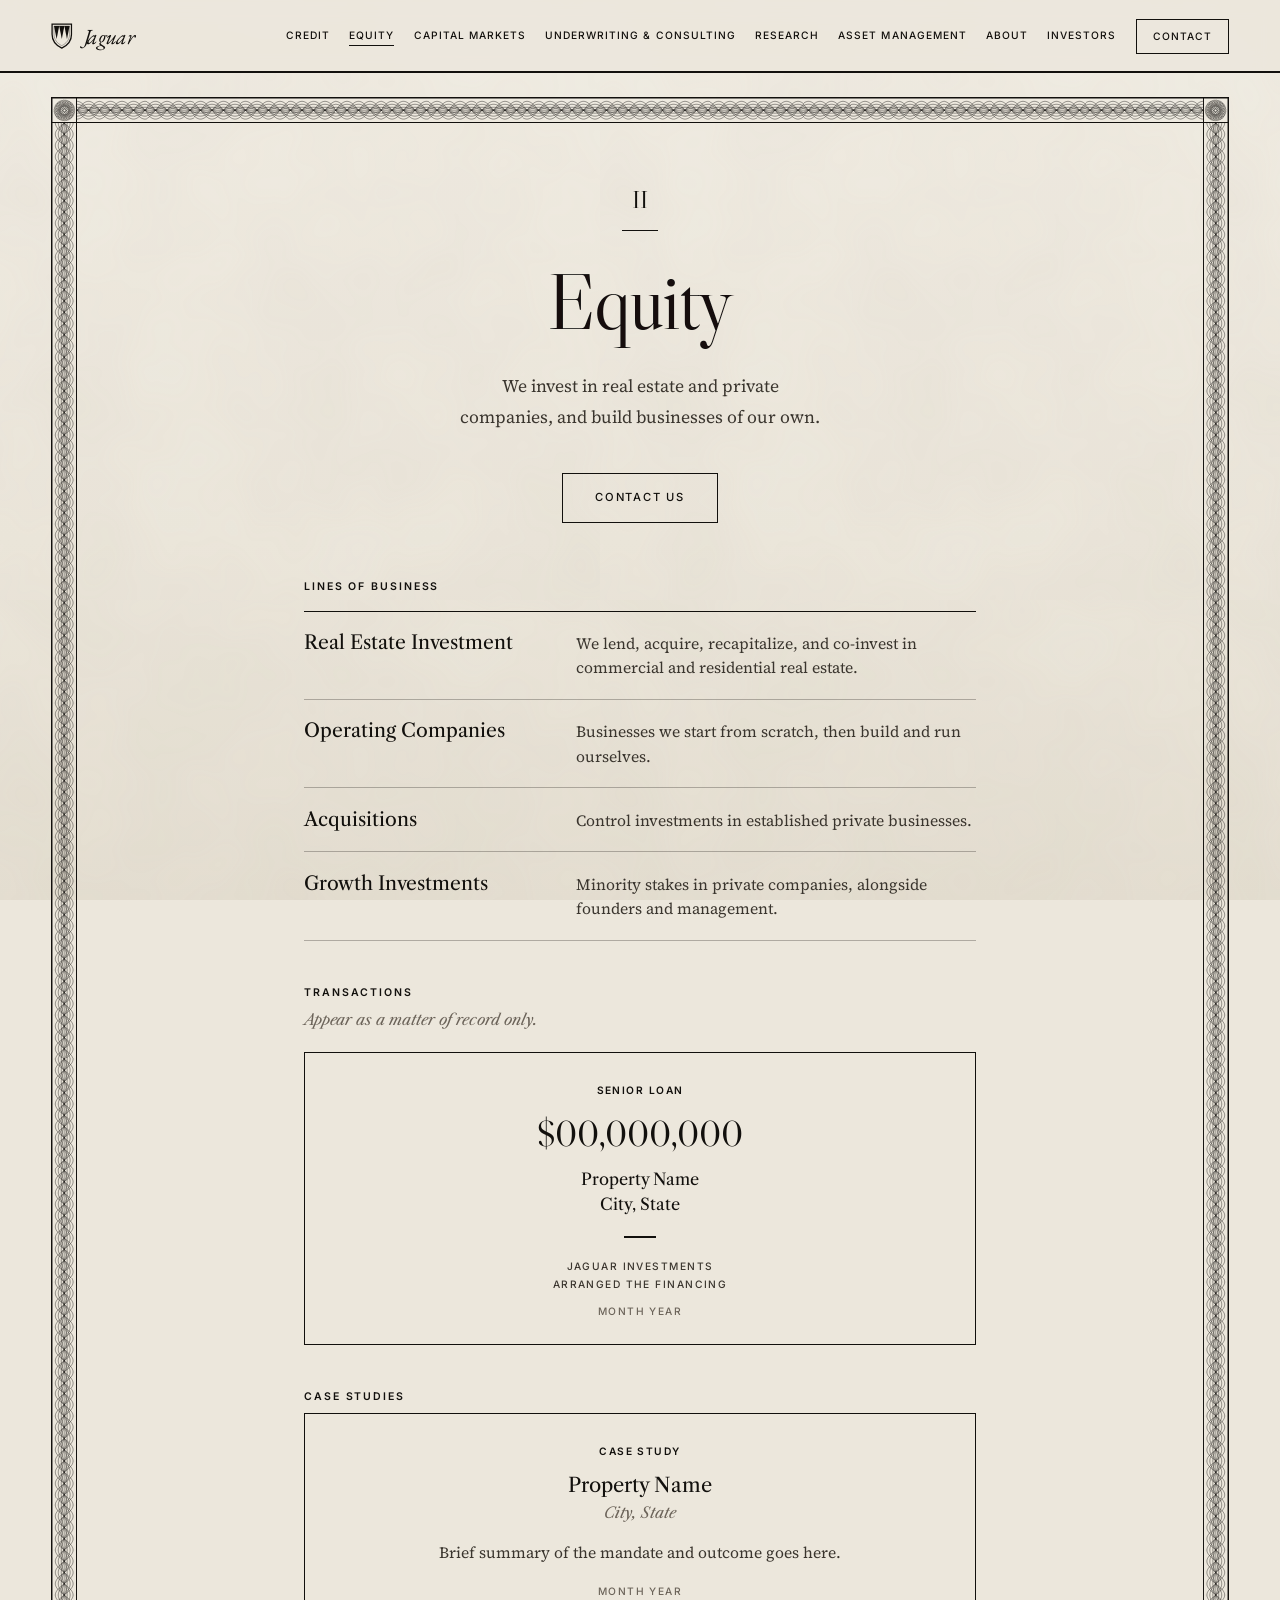
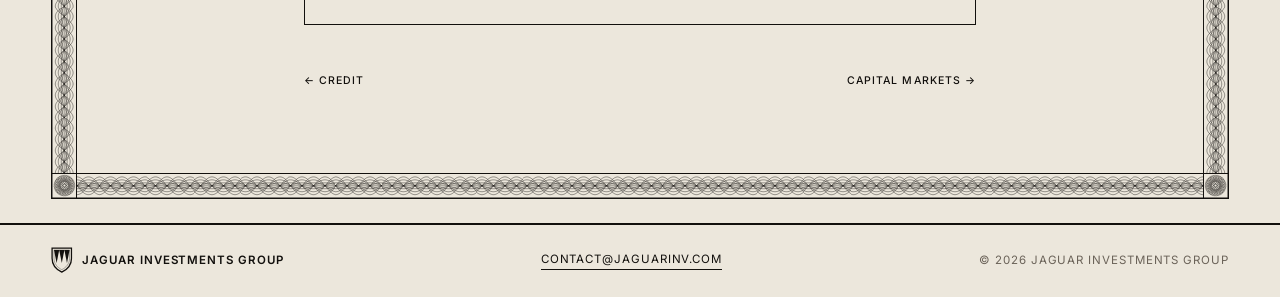
<file: equity.html>
<!DOCTYPE html>
<html lang="en">
<head>
  <meta charset="UTF-8" />
  <meta name="viewport" content="width=device-width, initial-scale=1.0" />
  <title>Equity | Jaguar Investments</title>
  <meta name="description" content="We invest in real estate and private companies, and build businesses of our own." />
  <meta name="theme-color" content="#ece7dc" />
  <link rel="canonical" href="https://jaguarinv.com/equity.html" />
  <meta property="og:type" content="website" />
  <meta property="og:site_name" content="Jaguar Investments" />
  <meta property="og:title" content="Equity | Jaguar Investments" />
  <meta property="og:description" content="We invest in real estate and private companies, and build businesses of our own." />
  <meta property="og:url" content="https://jaguarinv.com/equity.html" />
  <meta property="og:image" content="https://jaguarinv.com/images/og.png" />
  <meta property="og:image:width" content="1200" />
  <meta property="og:image:height" content="630" />
  <meta property="og:image:alt" content="The Jaguar Investments shield" />
  <meta name="twitter:card" content="summary_large_image" />
  <link rel="icon" href="favicon.ico" sizes="48x48" />
  <link rel="icon" href="images/favicon-96.png" type="image/png" sizes="96x96" />
  <link rel="icon" href="images/favicon.svg" type="image/svg+xml" />
  <link rel="apple-touch-icon" href="images/apple-touch-icon.png" />
  <script>try{if(!sessionStorage.getItem("jaguar-seen")){document.documentElement.classList.add("intro");sessionStorage.setItem("jaguar-seen","1")}}catch(e){}</script>
  <link rel="preconnect" href="https://fonts.googleapis.com" />
  <link rel="preconnect" href="https://fonts.gstatic.com" crossorigin />
  <link rel="stylesheet" href="https://fonts.googleapis.com/css2?family=Libre+Caslon+Display&amp;family=Libre+Caslon+Text:ital@0;1&amp;family=EB+Garamond:ital@1&amp;family=Source+Serif+4:ital,opsz,wght@0,8..60,400;0,8..60,500;1,8..60,400&amp;family=Inter:wght@400;500;600&amp;display=swap" />
  <link rel="stylesheet" href="base.css?v=11" />
  <link rel="stylesheet" href="themes/merchant.css?v=11" />
</head>
<body>

  <div class="watermark" aria-hidden="true"></div>

  <svg class="defs" aria-hidden="true" focusable="false">
    <filter id="ink">
      <feTurbulence type="fractalNoise" baseFrequency="0.9" numOctaves="2" seed="3" result="noise" />
      <feDisplacementMap in="SourceGraphic" in2="noise" scale="1.6" xChannelSelector="R" yChannelSelector="G" />
    </filter>
    <filter id="ink-fine">
      <feTurbulence type="fractalNoise" baseFrequency="0.9" numOctaves="2" seed="3" result="noise" />
      <feDisplacementMap in="SourceGraphic" in2="noise" scale="0.8" xChannelSelector="R" yChannelSelector="G" />
    </filter>
    <symbol id="shield" viewBox="0 0 100 120">
      <path d="M50 5 H95 V52 C95 85 74 105 50 116 C26 105 5 85 5 52 V5 H50" fill="none" stroke="currentColor" stroke-width="6" />
      <path d="M50 14 H86 V52 C86 78 70 95 50 105 C30 95 14 78 14 52 V14 H50" fill="none" stroke="currentColor" stroke-width="1.5" />
      <g fill="currentColor"><polygon points="14,14 38,14 26,74" /><polygon points="38,14 62,14 50,74" /><polygon points="62,14 86,14 74,74" /></g>
    </symbol>
  </svg>

  <header class="site-header">
    <a class="logo" href="index.html" aria-label="Jaguar Investments">
      <svg class="shield shield--nav"><use href="#shield" /></svg>
      <span class="logo-word"><span class="brand-j">J</span>aguar</span>
    </a>
    <button class="nav-toggle" type="button" aria-expanded="false" aria-controls="site-nav">Contents</button>
    <nav class="site-nav" id="site-nav" aria-label="Contents">
      <a href="credit.html" data-n="I"><span>Credit</span></a>
      <a href="equity.html" data-n="II" aria-current="page"><span>Equity</span></a>
      <a href="capital-markets.html" data-n="III"><span>Capital Markets</span></a>
      <a href="underwriting.html" data-n="IV"><span>Underwriting &amp; Consulting</span></a>
      <a href="research.html" data-n="V"><span>Research</span></a>
      <a href="asset-management.html" data-n="VI"><span>Asset Management</span></a>
      <a href="about.html" data-n="VII"><span>About</span></a>
      <a href="investors.html" data-n="VIII"><span>Investors</span></a>
      <a href="contact.html" data-n="IX" class="nav-cta"><span>Contact</span></a>
    </nav>
  </header>

  <main>
    <section class="leaf leaf--tall">
      <p class="leaf-num">II</p>
      <h1 class="brand brand--page">Equity</h1>
      <p class="page-copy">We invest in real estate and private companies, and build businesses of our own.</p>
      <a href="contact.html" class="button">Contact Us</a>

      <div class="dossier">
        <section class="dossier-block" aria-labelledby="lines-heading">
          <h2 id="lines-heading" class="dossier-label">Lines of Business</h2>
          <ul class="lines">
            <li class="line" id="real-estate-investment">
              <h3 class="line-name">Real Estate Investment</h3>
              <p class="line-copy">We lend, acquire, recapitalize, and co-invest in commercial and residential real estate.</p>
            </li>
            <li class="line" id="operating-companies">
              <h3 class="line-name">Operating Companies</h3>
              <p class="line-copy">Businesses we start from scratch, then build and run ourselves.</p>
            </li>
            <li class="line" id="acquisitions">
              <h3 class="line-name">Acquisitions</h3>
              <p class="line-copy">Control investments in established private businesses.</p>
            </li>
            <li class="line" id="growth-investments">
              <h3 class="line-name">Growth Investments</h3>
              <p class="line-copy">Minority stakes in private companies, alongside founders and management.</p>
            </li>
          </ul>
        </section>
        <section class="dossier-block" aria-labelledby="tx-heading">
          <h2 id="tx-heading" class="dossier-label">Transactions</h2>
          <p class="dossier-note">Appear as a matter of record only.</p>
          <div class="notices notices--compact">
        <article class="notice">
          <p class="notice-type">Senior Loan</p>
          <p class="notice-amount">$00,000,000</p>
          <p class="notice-name">Property Name<br />City, State</p>
          <p class="notice-role">Jaguar Investments<br />arranged the financing</p>
          <p class="notice-date">Month Year</p>
        </article>
          </div>
        </section>
        <section class="dossier-block" aria-labelledby="cs-heading">
          <h2 id="cs-heading" class="dossier-label">Case Studies</h2>
          <div class="studies">
        <article class="study">
          <p class="notice-type">Case Study</p>
          <p class="study-name">Property Name</p>
          <p class="study-place">City, State</p>
          <p class="study-copy">Brief summary of the mandate and outcome goes here.</p>
          <p class="notice-date">Month Year</p>
        </article>
          </div>
        </section>
      </div>
      <nav class="leaf-nav" aria-label="Previous and next"><a class="prev" href="credit.html">&larr; Credit</a><a class="next" href="capital-markets.html">Capital Markets &rarr;</a></nav>
    </section>
  </main>

  <footer class="site-footer">
    <a class="footer-mark" href="index.html">
      <svg class="shield shield--nav" aria-hidden="true"><use href="#shield" /></svg>
      <span class="footer-wordmark">Jaguar Investments Group</span>
    </a>
    <a class="footer-email" href="mailto:contact@jaguarinv.com">contact@jaguarinv.com</a>
    <p class="footer-legal">&copy; 2026 Jaguar Investments Group</p>
  </footer>

  <script src="site.js?v=2"></script>
</body>
</html>
</file>
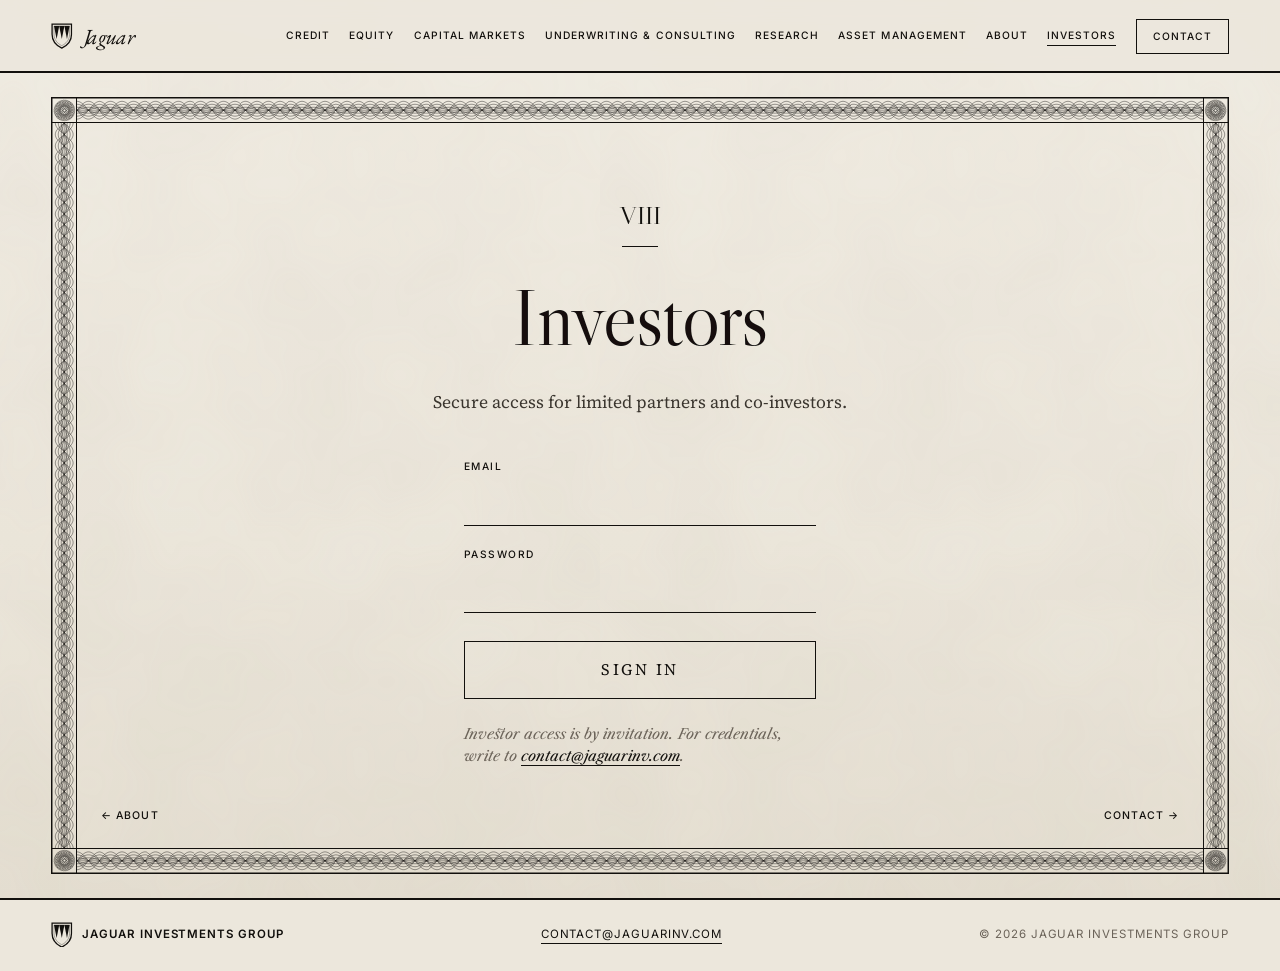
<file: investors.html>
<!DOCTYPE html>
<html lang="en">
<head>
  <meta charset="UTF-8" />
  <meta name="viewport" content="width=device-width, initial-scale=1.0" />
  <title>Investors | Jaguar Investments</title>
  <meta name="description" content="Secure access for limited partners and co-investors." />
  <meta name="theme-color" content="#ece7dc" />
  <link rel="canonical" href="https://jaguarinv.com/investors.html" />
  <meta property="og:type" content="website" />
  <meta property="og:site_name" content="Jaguar Investments" />
  <meta property="og:title" content="Investors | Jaguar Investments" />
  <meta property="og:description" content="Secure access for limited partners and co-investors." />
  <meta property="og:url" content="https://jaguarinv.com/investors.html" />
  <meta property="og:image" content="https://jaguarinv.com/images/og.png" />
  <meta property="og:image:width" content="1200" />
  <meta property="og:image:height" content="630" />
  <meta property="og:image:alt" content="The Jaguar Investments shield" />
  <meta name="twitter:card" content="summary_large_image" />
  <link rel="icon" href="favicon.ico" sizes="48x48" />
  <link rel="icon" href="images/favicon-96.png" type="image/png" sizes="96x96" />
  <link rel="icon" href="images/favicon.svg" type="image/svg+xml" />
  <link rel="apple-touch-icon" href="images/apple-touch-icon.png" />
  <script>try{if(!sessionStorage.getItem("jaguar-seen")){document.documentElement.classList.add("intro");sessionStorage.setItem("jaguar-seen","1")}}catch(e){}</script>
  <link rel="preconnect" href="https://fonts.googleapis.com" />
  <link rel="preconnect" href="https://fonts.gstatic.com" crossorigin />
  <link rel="stylesheet" href="https://fonts.googleapis.com/css2?family=Libre+Caslon+Display&amp;family=Libre+Caslon+Text:ital@0;1&amp;family=EB+Garamond:ital@1&amp;family=Source+Serif+4:ital,opsz,wght@0,8..60,400;0,8..60,500;1,8..60,400&amp;family=Inter:wght@400;500;600&amp;display=swap" />
  <link rel="stylesheet" href="base.css?v=11" />
  <link rel="stylesheet" href="themes/merchant.css?v=11" />
</head>
<body>

  <div class="watermark" aria-hidden="true"></div>

  <svg class="defs" aria-hidden="true" focusable="false">
    <filter id="ink">
      <feTurbulence type="fractalNoise" baseFrequency="0.9" numOctaves="2" seed="3" result="noise" />
      <feDisplacementMap in="SourceGraphic" in2="noise" scale="1.6" xChannelSelector="R" yChannelSelector="G" />
    </filter>
    <filter id="ink-fine">
      <feTurbulence type="fractalNoise" baseFrequency="0.9" numOctaves="2" seed="3" result="noise" />
      <feDisplacementMap in="SourceGraphic" in2="noise" scale="0.8" xChannelSelector="R" yChannelSelector="G" />
    </filter>
    <symbol id="shield" viewBox="0 0 100 120">
      <path d="M50 5 H95 V52 C95 85 74 105 50 116 C26 105 5 85 5 52 V5 H50" fill="none" stroke="currentColor" stroke-width="6" />
      <path d="M50 14 H86 V52 C86 78 70 95 50 105 C30 95 14 78 14 52 V14 H50" fill="none" stroke="currentColor" stroke-width="1.5" />
      <g fill="currentColor"><polygon points="14,14 38,14 26,74" /><polygon points="38,14 62,14 50,74" /><polygon points="62,14 86,14 74,74" /></g>
    </symbol>
  </svg>

  <header class="site-header">
    <a class="logo" href="index.html" aria-label="Jaguar Investments">
      <svg class="shield shield--nav"><use href="#shield" /></svg>
      <span class="logo-word"><span class="brand-j">J</span>aguar</span>
    </a>
    <button class="nav-toggle" type="button" aria-expanded="false" aria-controls="site-nav">Contents</button>
    <nav class="site-nav" id="site-nav" aria-label="Contents">
      <a href="credit.html" data-n="I"><span>Credit</span></a>
      <a href="equity.html" data-n="II"><span>Equity</span></a>
      <a href="capital-markets.html" data-n="III"><span>Capital Markets</span></a>
      <a href="underwriting.html" data-n="IV"><span>Underwriting &amp; Consulting</span></a>
      <a href="research.html" data-n="V"><span>Research</span></a>
      <a href="asset-management.html" data-n="VI"><span>Asset Management</span></a>
      <a href="about.html" data-n="VII"><span>About</span></a>
      <a href="investors.html" data-n="VIII" aria-current="page"><span>Investors</span></a>
      <a href="contact.html" data-n="IX" class="nav-cta"><span>Contact</span></a>
    </nav>
  </header>

  <main>
    <section class="leaf">
      <p class="leaf-num">VIII</p>
      <h1 class="brand brand--page">Investors</h1>
      <p class="page-copy">Secure access for limited partners and co-investors.</p>
      <form class="investor-form" action="#" method="post" autocomplete="on">
        <label class="field">
          <span>Email</span>
          <input type="email" name="email" required autocomplete="username" />
        </label>
        <label class="field">
          <span>Password</span>
          <input type="password" name="password" required autocomplete="current-password" />
        </label>
        <button type="submit" class="button button--submit">Sign In</button>
        <p class="form-note">Investor access is by invitation. For credentials, write to <a href="mailto:contact@jaguarinv.com">contact@jaguarinv.com</a>.</p>
      </form>
      <nav class="leaf-nav" aria-label="Previous and next"><a class="prev" href="about.html">&larr; About</a><a class="next" href="contact.html">Contact &rarr;</a></nav>
    </section>
  </main>

  <footer class="site-footer">
    <a class="footer-mark" href="index.html">
      <svg class="shield shield--nav" aria-hidden="true"><use href="#shield" /></svg>
      <span class="footer-wordmark">Jaguar Investments Group</span>
    </a>
    <a class="footer-email" href="mailto:contact@jaguarinv.com">contact@jaguarinv.com</a>
    <p class="footer-legal">&copy; 2026 Jaguar Investments Group</p>
  </footer>

  <script src="site.js?v=2"></script>
</body>
</html>
</file>
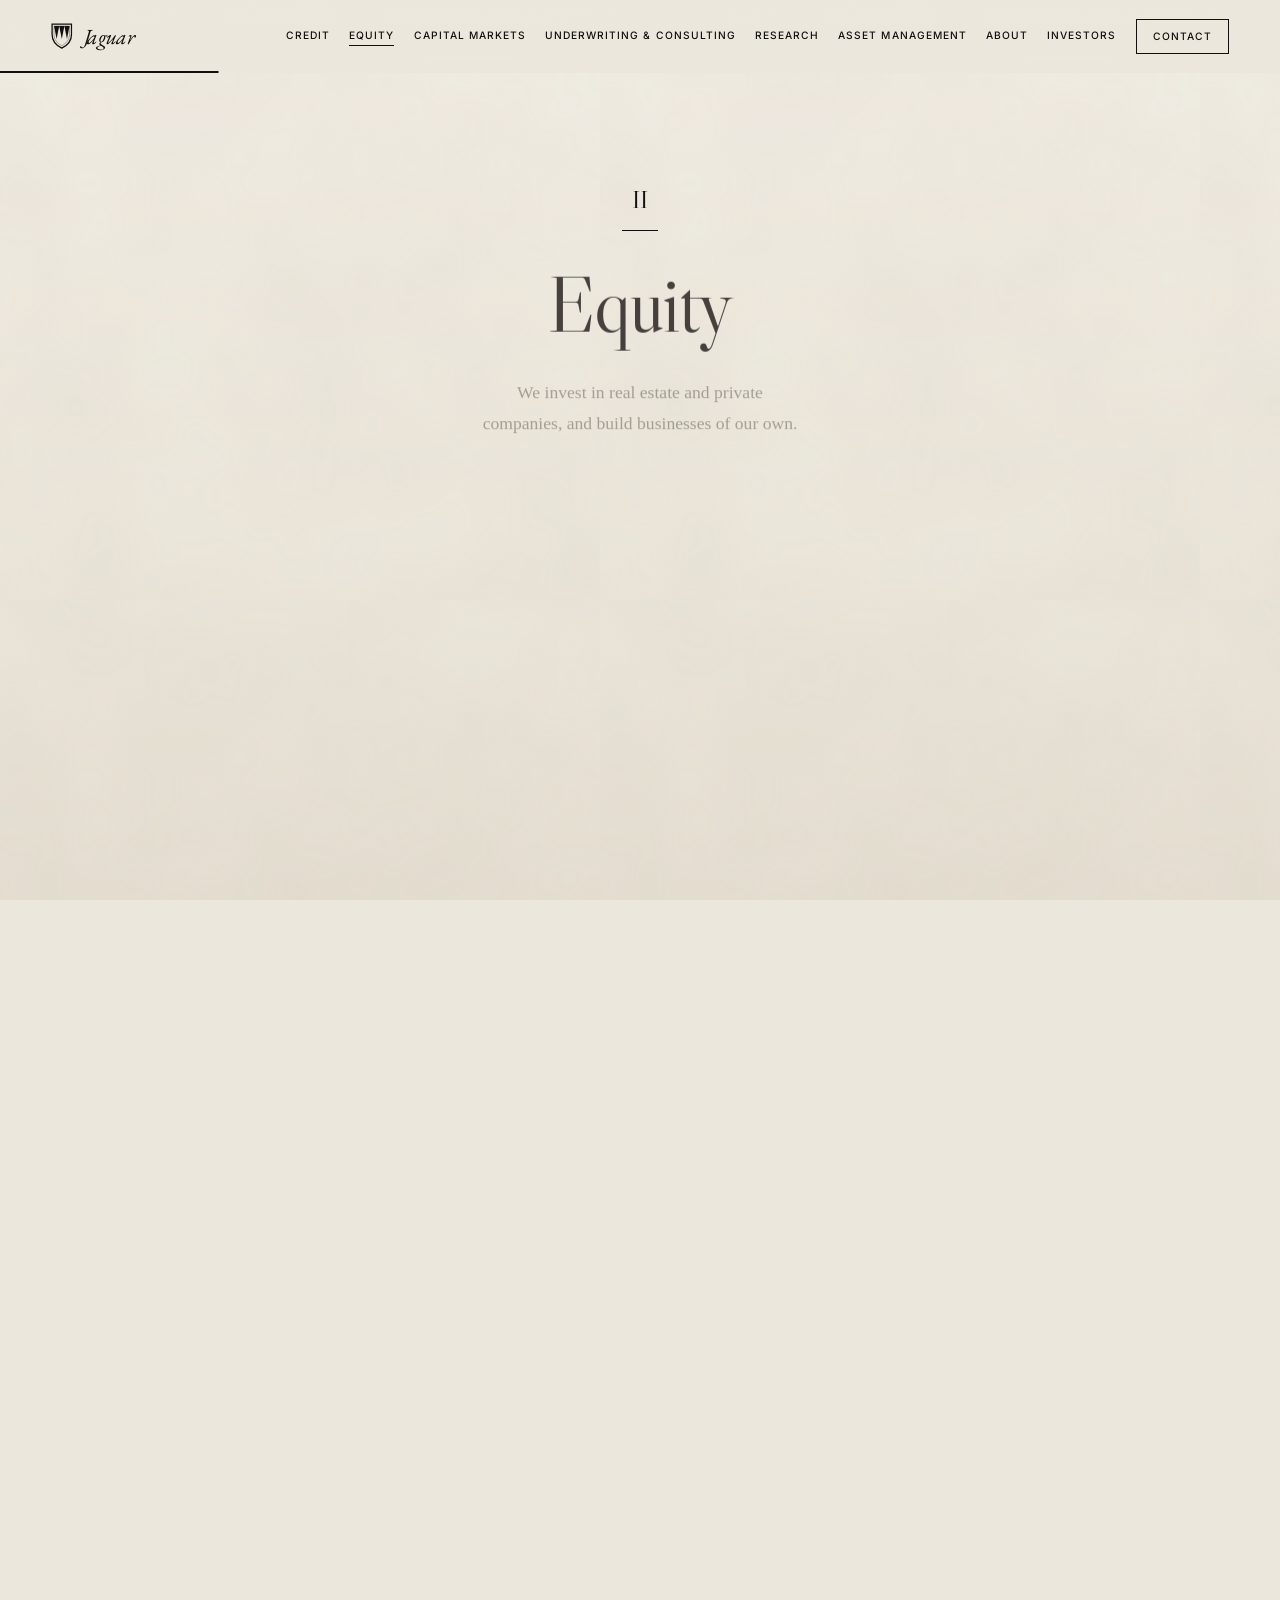
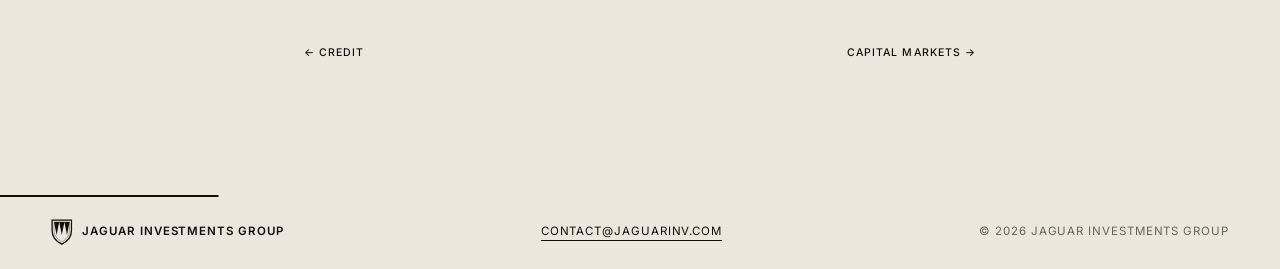
<file: private-equity.html>
<!DOCTYPE html>
<html lang="en"><head><meta charset="UTF-8" />
<title>Jaguar Investments</title>
<meta name="robots" content="noindex" />
<link rel="canonical" href="https://jaguarinv.com/equity.html" />
<meta http-equiv="refresh" content="0; url=equity.html" />
</head><body><a href="equity.html">Continue to Jaguar Investments</a></body></html>
</file>
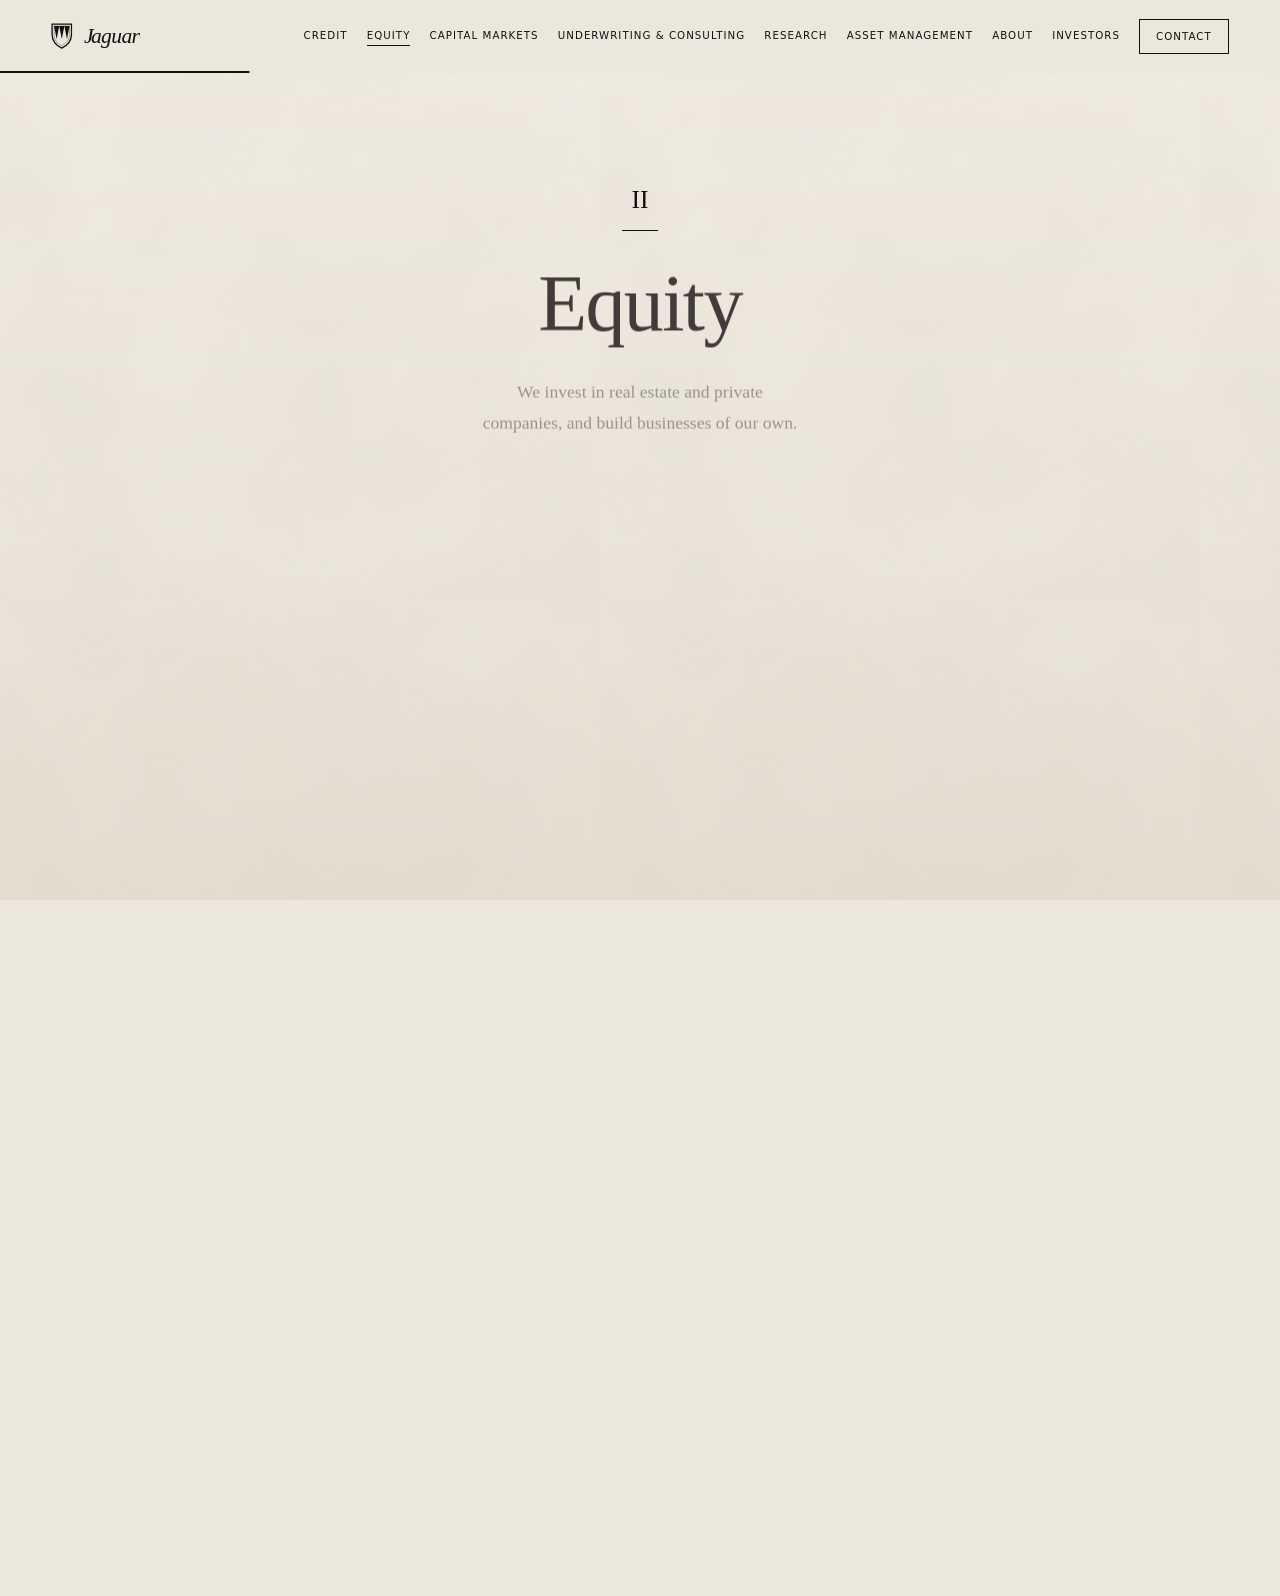
<file: real-estate.html>
<!DOCTYPE html>
<html lang="en"><head><meta charset="UTF-8" />
<title>Jaguar Investments</title>
<meta name="robots" content="noindex" />
<link rel="canonical" href="https://jaguarinv.com/equity.html" />
<meta http-equiv="refresh" content="0; url=equity.html#real-estate-investment" />
</head><body><a href="equity.html#real-estate-investment">Continue to Jaguar Investments</a></body></html>
</file>
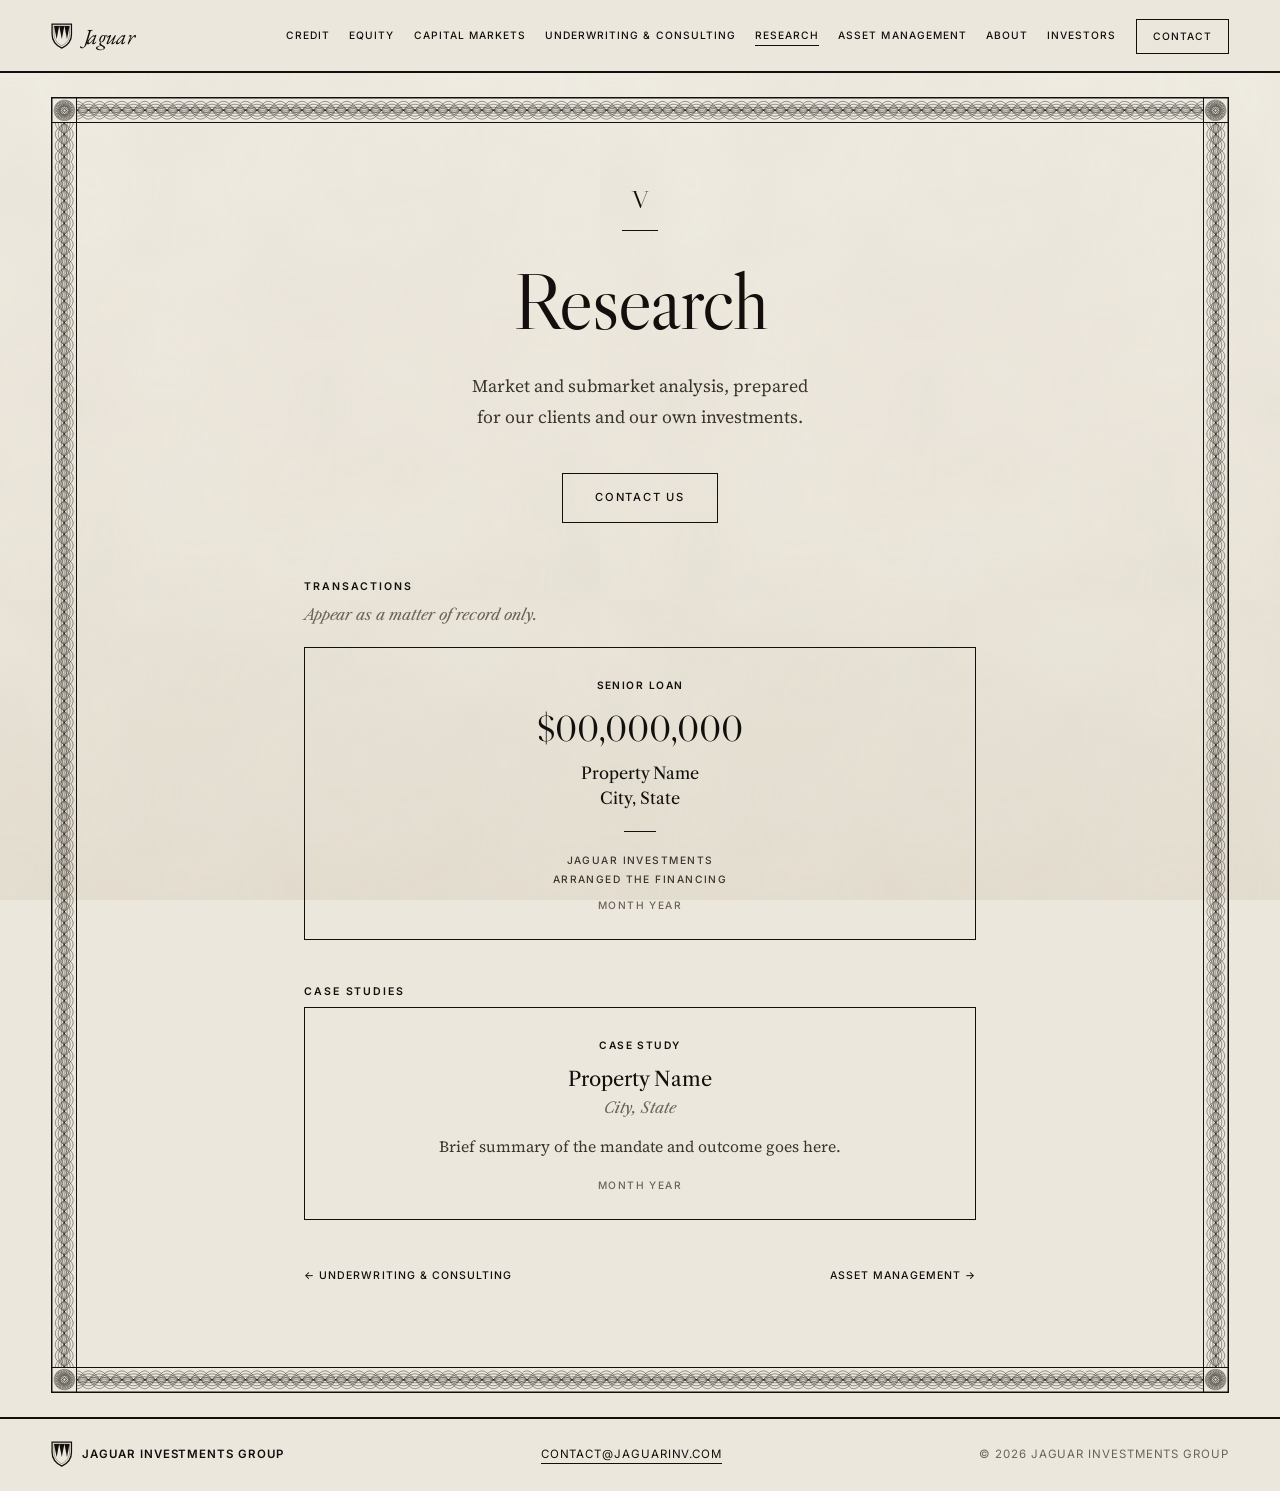
<file: research.html>
<!DOCTYPE html>
<html lang="en">
<head>
  <meta charset="UTF-8" />
  <meta name="viewport" content="width=device-width, initial-scale=1.0" />
  <title>Research | Jaguar Investments</title>
  <meta name="description" content="Market and submarket analysis, prepared for our clients and our own investments." />
  <meta name="theme-color" content="#ece7dc" />
  <link rel="canonical" href="https://jaguarinv.com/research.html" />
  <meta property="og:type" content="website" />
  <meta property="og:site_name" content="Jaguar Investments" />
  <meta property="og:title" content="Research | Jaguar Investments" />
  <meta property="og:description" content="Market and submarket analysis, prepared for our clients and our own investments." />
  <meta property="og:url" content="https://jaguarinv.com/research.html" />
  <meta property="og:image" content="https://jaguarinv.com/images/og.png" />
  <meta property="og:image:width" content="1200" />
  <meta property="og:image:height" content="630" />
  <meta property="og:image:alt" content="The Jaguar Investments shield" />
  <meta name="twitter:card" content="summary_large_image" />
  <link rel="icon" href="favicon.ico" sizes="48x48" />
  <link rel="icon" href="images/favicon-96.png" type="image/png" sizes="96x96" />
  <link rel="icon" href="images/favicon.svg" type="image/svg+xml" />
  <link rel="apple-touch-icon" href="images/apple-touch-icon.png" />
  <script>try{if(!sessionStorage.getItem("jaguar-seen")){document.documentElement.classList.add("intro");sessionStorage.setItem("jaguar-seen","1")}}catch(e){}</script>
  <link rel="preconnect" href="https://fonts.googleapis.com" />
  <link rel="preconnect" href="https://fonts.gstatic.com" crossorigin />
  <link rel="stylesheet" href="https://fonts.googleapis.com/css2?family=Libre+Caslon+Display&amp;family=Libre+Caslon+Text:ital@0;1&amp;family=EB+Garamond:ital@1&amp;family=Source+Serif+4:ital,opsz,wght@0,8..60,400;0,8..60,500;1,8..60,400&amp;family=Inter:wght@400;500;600&amp;display=swap" />
  <link rel="stylesheet" href="base.css?v=11" />
  <link rel="stylesheet" href="themes/merchant.css?v=11" />
</head>
<body>

  <div class="watermark" aria-hidden="true"></div>

  <svg class="defs" aria-hidden="true" focusable="false">
    <filter id="ink">
      <feTurbulence type="fractalNoise" baseFrequency="0.9" numOctaves="2" seed="3" result="noise" />
      <feDisplacementMap in="SourceGraphic" in2="noise" scale="1.6" xChannelSelector="R" yChannelSelector="G" />
    </filter>
    <filter id="ink-fine">
      <feTurbulence type="fractalNoise" baseFrequency="0.9" numOctaves="2" seed="3" result="noise" />
      <feDisplacementMap in="SourceGraphic" in2="noise" scale="0.8" xChannelSelector="R" yChannelSelector="G" />
    </filter>
    <symbol id="shield" viewBox="0 0 100 120">
      <path d="M50 5 H95 V52 C95 85 74 105 50 116 C26 105 5 85 5 52 V5 H50" fill="none" stroke="currentColor" stroke-width="6" />
      <path d="M50 14 H86 V52 C86 78 70 95 50 105 C30 95 14 78 14 52 V14 H50" fill="none" stroke="currentColor" stroke-width="1.5" />
      <g fill="currentColor"><polygon points="14,14 38,14 26,74" /><polygon points="38,14 62,14 50,74" /><polygon points="62,14 86,14 74,74" /></g>
    </symbol>
  </svg>

  <header class="site-header">
    <a class="logo" href="index.html" aria-label="Jaguar Investments">
      <svg class="shield shield--nav"><use href="#shield" /></svg>
      <span class="logo-word"><span class="brand-j">J</span>aguar</span>
    </a>
    <button class="nav-toggle" type="button" aria-expanded="false" aria-controls="site-nav">Contents</button>
    <nav class="site-nav" id="site-nav" aria-label="Contents">
      <a href="credit.html" data-n="I"><span>Credit</span></a>
      <a href="equity.html" data-n="II"><span>Equity</span></a>
      <a href="capital-markets.html" data-n="III"><span>Capital Markets</span></a>
      <a href="underwriting.html" data-n="IV"><span>Underwriting &amp; Consulting</span></a>
      <a href="research.html" data-n="V" aria-current="page"><span>Research</span></a>
      <a href="asset-management.html" data-n="VI"><span>Asset Management</span></a>
      <a href="about.html" data-n="VII"><span>About</span></a>
      <a href="investors.html" data-n="VIII"><span>Investors</span></a>
      <a href="contact.html" data-n="IX" class="nav-cta"><span>Contact</span></a>
    </nav>
  </header>

  <main>
    <section class="leaf leaf--tall">
      <p class="leaf-num">V</p>
      <h1 class="brand brand--page">Research</h1>
      <p class="page-copy">Market and submarket analysis, prepared for our clients and our own investments.</p>
      <a href="contact.html" class="button">Contact Us</a>

      <div class="dossier">
        <section class="dossier-block" aria-labelledby="tx-heading">
          <h2 id="tx-heading" class="dossier-label">Transactions</h2>
          <p class="dossier-note">Appear as a matter of record only.</p>
          <div class="notices notices--compact">
        <article class="notice">
          <p class="notice-type">Senior Loan</p>
          <p class="notice-amount">$00,000,000</p>
          <p class="notice-name">Property Name<br />City, State</p>
          <p class="notice-role">Jaguar Investments<br />arranged the financing</p>
          <p class="notice-date">Month Year</p>
        </article>
          </div>
        </section>
        <section class="dossier-block" aria-labelledby="cs-heading">
          <h2 id="cs-heading" class="dossier-label">Case Studies</h2>
          <div class="studies">
        <article class="study">
          <p class="notice-type">Case Study</p>
          <p class="study-name">Property Name</p>
          <p class="study-place">City, State</p>
          <p class="study-copy">Brief summary of the mandate and outcome goes here.</p>
          <p class="notice-date">Month Year</p>
        </article>
          </div>
        </section>
      </div>
      <nav class="leaf-nav" aria-label="Previous and next"><a class="prev" href="underwriting.html">&larr; Underwriting &amp; Consulting</a><a class="next" href="asset-management.html">Asset Management &rarr;</a></nav>
    </section>
  </main>

  <footer class="site-footer">
    <a class="footer-mark" href="index.html">
      <svg class="shield shield--nav" aria-hidden="true"><use href="#shield" /></svg>
      <span class="footer-wordmark">Jaguar Investments Group</span>
    </a>
    <a class="footer-email" href="mailto:contact@jaguarinv.com">contact@jaguarinv.com</a>
    <p class="footer-legal">&copy; 2026 Jaguar Investments Group</p>
  </footer>

  <script src="site.js?v=2"></script>
</body>
</html>
</file>
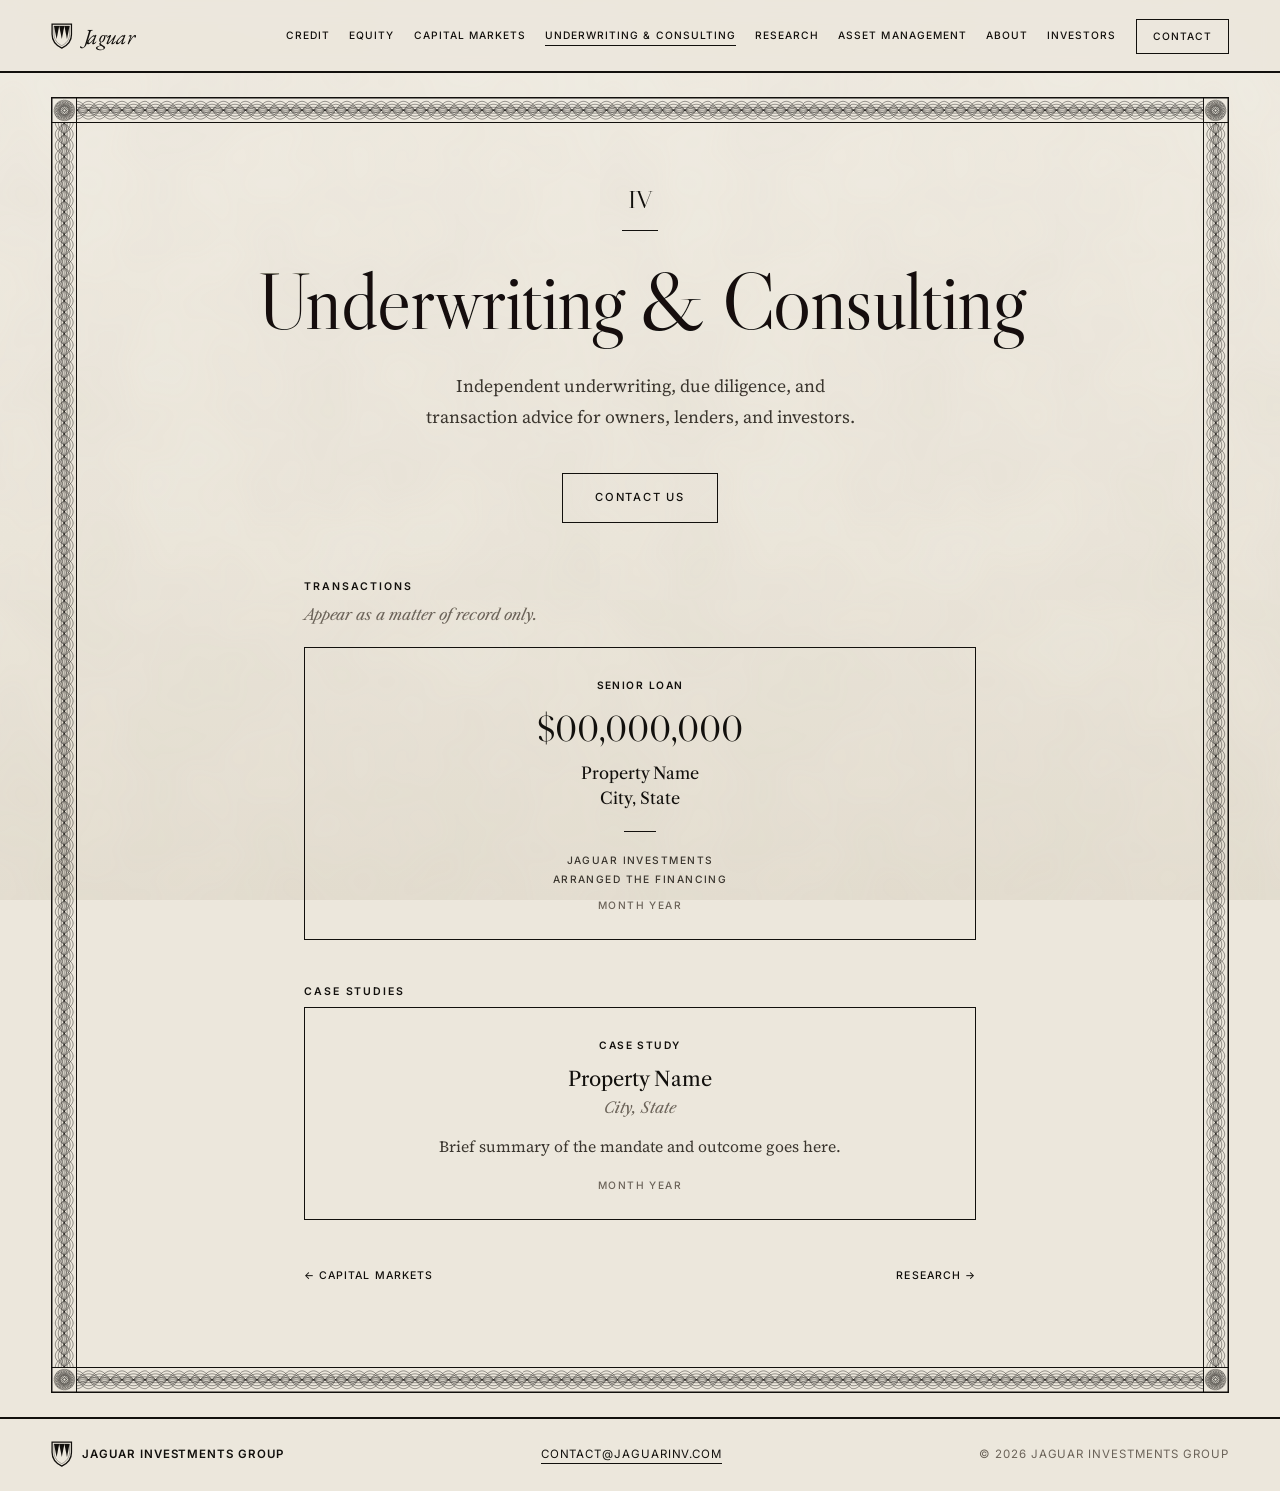
<file: underwriting.html>
<!DOCTYPE html>
<html lang="en">
<head>
  <meta charset="UTF-8" />
  <meta name="viewport" content="width=device-width, initial-scale=1.0" />
  <title>Underwriting &amp; Consulting | Jaguar Investments</title>
  <meta name="description" content="Independent underwriting, due diligence, and transaction advice for owners, lenders, and investors." />
  <meta name="theme-color" content="#ece7dc" />
  <link rel="canonical" href="https://jaguarinv.com/underwriting.html" />
  <meta property="og:type" content="website" />
  <meta property="og:site_name" content="Jaguar Investments" />
  <meta property="og:title" content="Underwriting &amp; Consulting | Jaguar Investments" />
  <meta property="og:description" content="Independent underwriting, due diligence, and transaction advice for owners, lenders, and investors." />
  <meta property="og:url" content="https://jaguarinv.com/underwriting.html" />
  <meta property="og:image" content="https://jaguarinv.com/images/og.png" />
  <meta property="og:image:width" content="1200" />
  <meta property="og:image:height" content="630" />
  <meta property="og:image:alt" content="The Jaguar Investments shield" />
  <meta name="twitter:card" content="summary_large_image" />
  <link rel="icon" href="favicon.ico" sizes="48x48" />
  <link rel="icon" href="images/favicon-96.png" type="image/png" sizes="96x96" />
  <link rel="icon" href="images/favicon.svg" type="image/svg+xml" />
  <link rel="apple-touch-icon" href="images/apple-touch-icon.png" />
  <script>try{if(!sessionStorage.getItem("jaguar-seen")){document.documentElement.classList.add("intro");sessionStorage.setItem("jaguar-seen","1")}}catch(e){}</script>
  <link rel="preconnect" href="https://fonts.googleapis.com" />
  <link rel="preconnect" href="https://fonts.gstatic.com" crossorigin />
  <link rel="stylesheet" href="https://fonts.googleapis.com/css2?family=Libre+Caslon+Display&amp;family=Libre+Caslon+Text:ital@0;1&amp;family=EB+Garamond:ital@1&amp;family=Source+Serif+4:ital,opsz,wght@0,8..60,400;0,8..60,500;1,8..60,400&amp;family=Inter:wght@400;500;600&amp;display=swap" />
  <link rel="stylesheet" href="base.css?v=11" />
  <link rel="stylesheet" href="themes/merchant.css?v=11" />
</head>
<body>

  <div class="watermark" aria-hidden="true"></div>

  <svg class="defs" aria-hidden="true" focusable="false">
    <filter id="ink">
      <feTurbulence type="fractalNoise" baseFrequency="0.9" numOctaves="2" seed="3" result="noise" />
      <feDisplacementMap in="SourceGraphic" in2="noise" scale="1.6" xChannelSelector="R" yChannelSelector="G" />
    </filter>
    <filter id="ink-fine">
      <feTurbulence type="fractalNoise" baseFrequency="0.9" numOctaves="2" seed="3" result="noise" />
      <feDisplacementMap in="SourceGraphic" in2="noise" scale="0.8" xChannelSelector="R" yChannelSelector="G" />
    </filter>
    <symbol id="shield" viewBox="0 0 100 120">
      <path d="M50 5 H95 V52 C95 85 74 105 50 116 C26 105 5 85 5 52 V5 H50" fill="none" stroke="currentColor" stroke-width="6" />
      <path d="M50 14 H86 V52 C86 78 70 95 50 105 C30 95 14 78 14 52 V14 H50" fill="none" stroke="currentColor" stroke-width="1.5" />
      <g fill="currentColor"><polygon points="14,14 38,14 26,74" /><polygon points="38,14 62,14 50,74" /><polygon points="62,14 86,14 74,74" /></g>
    </symbol>
  </svg>

  <header class="site-header">
    <a class="logo" href="index.html" aria-label="Jaguar Investments">
      <svg class="shield shield--nav"><use href="#shield" /></svg>
      <span class="logo-word"><span class="brand-j">J</span>aguar</span>
    </a>
    <button class="nav-toggle" type="button" aria-expanded="false" aria-controls="site-nav">Contents</button>
    <nav class="site-nav" id="site-nav" aria-label="Contents">
      <a href="credit.html" data-n="I"><span>Credit</span></a>
      <a href="equity.html" data-n="II"><span>Equity</span></a>
      <a href="capital-markets.html" data-n="III"><span>Capital Markets</span></a>
      <a href="underwriting.html" data-n="IV" aria-current="page"><span>Underwriting &amp; Consulting</span></a>
      <a href="research.html" data-n="V"><span>Research</span></a>
      <a href="asset-management.html" data-n="VI"><span>Asset Management</span></a>
      <a href="about.html" data-n="VII"><span>About</span></a>
      <a href="investors.html" data-n="VIII"><span>Investors</span></a>
      <a href="contact.html" data-n="IX" class="nav-cta"><span>Contact</span></a>
    </nav>
  </header>

  <main>
    <section class="leaf leaf--tall">
      <p class="leaf-num">IV</p>
      <h1 class="brand brand--page">Underwriting &amp; Consulting</h1>
      <p class="page-copy">Independent underwriting, due diligence, and transaction advice for owners, lenders, and investors.</p>
      <a href="contact.html" class="button">Contact Us</a>

      <div class="dossier">
        <section class="dossier-block" aria-labelledby="tx-heading">
          <h2 id="tx-heading" class="dossier-label">Transactions</h2>
          <p class="dossier-note">Appear as a matter of record only.</p>
          <div class="notices notices--compact">
        <article class="notice">
          <p class="notice-type">Senior Loan</p>
          <p class="notice-amount">$00,000,000</p>
          <p class="notice-name">Property Name<br />City, State</p>
          <p class="notice-role">Jaguar Investments<br />arranged the financing</p>
          <p class="notice-date">Month Year</p>
        </article>
          </div>
        </section>
        <section class="dossier-block" aria-labelledby="cs-heading">
          <h2 id="cs-heading" class="dossier-label">Case Studies</h2>
          <div class="studies">
        <article class="study">
          <p class="notice-type">Case Study</p>
          <p class="study-name">Property Name</p>
          <p class="study-place">City, State</p>
          <p class="study-copy">Brief summary of the mandate and outcome goes here.</p>
          <p class="notice-date">Month Year</p>
        </article>
          </div>
        </section>
      </div>
      <nav class="leaf-nav" aria-label="Previous and next"><a class="prev" href="capital-markets.html">&larr; Capital Markets</a><a class="next" href="research.html">Research &rarr;</a></nav>
    </section>
  </main>

  <footer class="site-footer">
    <a class="footer-mark" href="index.html">
      <svg class="shield shield--nav" aria-hidden="true"><use href="#shield" /></svg>
      <span class="footer-wordmark">Jaguar Investments Group</span>
    </a>
    <a class="footer-email" href="mailto:contact@jaguarinv.com">contact@jaguarinv.com</a>
    <p class="footer-legal">&copy; 2026 Jaguar Investments Group</p>
  </footer>

  <script src="site.js?v=2"></script>
</body>
</html>
</file>
<file: base.css>
/* Shared reset. Visual personality lives in themes/merchant.css */

*,
*::before,
*::after {
  margin: 0;
  padding: 0;
  box-sizing: border-box;
}

html {
  scroll-behavior: smooth;
}

body {
  line-height: 1.6;
  -webkit-font-smoothing: antialiased;
  text-rendering: optimizeLegibility;
}

img,
svg {
  display: block;
  max-width: 100%;
}

a {
  color: inherit;
}

ul,
ol {
  list-style: none;
}
</file>
<file: themes/merchant.css>
/* ============================================================
   THEME: MERCHANT — the site as a printed document
   Cotton stock, Caslon, black rules, an engraved certificate
   border, and a watermark that shows under the cursor.
   The shield is temporary, pending the heraldic logo.
   ============================================================ */

@property --sweep {
  syntax: "<angle>";
  inherits: false;
  initial-value: 180deg;
}

:root {
  --paper: #ece7dc;
  --ink: #12100d;
  --ink-soft: #3a352e;
  --muted: #6b6359;
  --rule: var(--ink);
  --rule-w: 1.5px;
  --band: 26px;

  --font-ink: "Libre Caslon Display", "Times New Roman", serif;
  --font-text: "Libre Caslon Text", "Times New Roman", serif;
  --font-italic: "EB Garamond", "Times New Roman", serif;
  --font-body: "Source Serif 4", Georgia, serif;
  --font-ui: "Inter", system-ui, sans-serif;

  --gutter: clamp(1.25rem, 4vw, 3.5rem);
}

.defs {
  position: absolute;
  width: 0;
  height: 0;
  overflow: hidden;
}

body {
  min-height: 100vh;
  display: flex;
  flex-direction: column;
  color: var(--ink);
  font-family: var(--font-body);
  font-variant-numeric: oldstyle-nums;
  background-color: var(--paper);
  /* Soft cotton cloudiness: low-frequency, no speckle */
  background-image:
    url("data:image/svg+xml,%3Csvg xmlns='http://www.w3.org/2000/svg' width='600' height='600'%3E%3Cfilter id='c'%3E%3CfeTurbulence type='fractalNoise' baseFrequency='0.008' numOctaves='3' seed='7'/%3E%3CfeColorMatrix values='0 0 0 0 0.45 0 0 0 0 0.38 0 0 0 0 0.28 0 0 0 0.09 0'/%3E%3C/filter%3E%3Crect width='100%25' height='100%25' filter='url(%23c)'/%3E%3C/svg%3E"),
    linear-gradient(180deg, #f1ede4 0%, var(--paper) 60%, #e5dfd2 100%);
  background-attachment: fixed;
}

::selection {
  background: var(--ink);
  color: var(--paper);
}

/* ---------- Watermark ----------
   Lighter than the sheet, as a real watermark is when backlit.
   site.js moves --mx/--my with the cursor. */
.watermark {
  position: fixed;
  inset: 0;
  z-index: -1;
  pointer-events: none;
  opacity: 0;
  transition: opacity 0.7s ease;
  background-image:
    radial-gradient(circle 260px at var(--mx, 50%) var(--my, 50%), rgba(255, 252, 244, 0.6), transparent),
    url("data:image/svg+xml,%3Csvg xmlns='http://www.w3.org/2000/svg' width='260' height='300' viewBox='0 0 260 300'%3E%3Cdefs%3E%3Cg id='s' fill='none' stroke='%23fff'%3E%3Cpath d='M5 5H95V52C95 85 74 105 50 116 26 105 5 85 5 52Z' stroke-width='5'/%3E%3Cpath d='M14 14H86V52C86 78 70 95 50 105 30 95 14 78 14 52Z' stroke-width='1.5'/%3E%3Cpath d='M14 14H38L26 74ZM38 14H62L50 74ZM62 14H86L74 74Z' fill='%23fff' stroke='none'/%3E%3C/g%3E%3C/defs%3E%3Cuse href='%23s' transform='translate(34 24) scale(.62)'/%3E%3Cuse href='%23s' transform='translate(164 174) scale(.62)'/%3E%3C/svg%3E"),
    repeating-linear-gradient(90deg, rgba(255, 255, 255, 0.45) 0 1px, transparent 1px 32px);
  -webkit-mask-image: radial-gradient(circle 240px at var(--mx, 50%) var(--my, 50%), #000 15%, transparent);
  mask-image: radial-gradient(circle 240px at var(--mx, 50%) var(--my, 50%), #000 15%, transparent);
}

.watermark.lit {
  opacity: 1;
}

@media (hover: none) {
  .watermark { display: none; }
}

/* ---------- Shield (temporary mark) ---------- */
.shield {
  display: block;
  color: var(--ink);
}

.shield--nav {
  width: 1.35rem;
  height: 1.62rem;
  flex-shrink: 0;
}

.shield--hero {
  width: 4.75rem;
  height: 5.7rem;
  margin: 0 auto 0.65rem;
}

/* ---------- Header ---------- */
.site-header {
  display: flex;
  align-items: center;
  justify-content: space-between;
  gap: 1rem 2rem;
  padding: 1.2rem var(--gutter);
  position: sticky;
  top: 0;
  z-index: 20;
  background: rgba(236, 231, 220, 0.94);
  backdrop-filter: blur(10px);
}

.site-header::after,
.site-footer::before {
  content: "";
  position: absolute;
  left: 0;
  right: 0;
  height: var(--rule-w);
  background: var(--rule);
  transform-origin: left;
}

.site-header::after { bottom: 0; }
.site-footer::before { top: 0; }

.logo {
  display: inline-flex;
  align-items: center;
  gap: 0.7rem;
  text-decoration: none;
}

.logo-word {
  font-family: var(--font-italic);
  font-style: italic;
  font-weight: 400;
  font-size: 1.35rem;
  line-height: 1;
  letter-spacing: -0.03em;
  font-kerning: normal;
}

.site-nav {
  display: flex;
  align-items: center;
  gap: clamp(0.85rem, 1.5vw, 1.6rem);
}

.site-nav a,
.nav-toggle {
  font-family: var(--font-ui);
  font-size: clamp(0.64rem, 0.78vw, 0.7rem);
  font-weight: 500;
  letter-spacing: 0.1em;
  text-transform: uppercase;
  white-space: nowrap;
  color: var(--ink);
}

.site-nav a {
  text-decoration: none;
  padding-bottom: 2px;
  border-bottom: var(--rule-w) solid transparent;
  transition: border-color 0.2s;
}

.site-nav a:hover,
.site-nav a[aria-current="page"] {
  border-color: var(--ink);
}

.site-nav .nav-cta,
.nav-toggle {
  border: var(--rule-w) solid var(--ink);
  padding: 0.5rem 1rem;
  transition: background 0.2s, color 0.2s;
}

.site-nav .nav-cta:hover,
.site-nav .nav-cta[aria-current="page"],
.nav-toggle:hover {
  background: var(--ink);
  color: var(--paper);
}

.nav-toggle {
  display: none;
  font-size: 0.7rem;
  background: none;
  border-radius: 0;
  cursor: pointer;
}

/* ---------- Leaf: the framed sheet on every page ---------- */
main {
  flex: 1;
  display: flex;
  padding: 1.5rem var(--gutter);
}

.leaf {
  flex: 1;
  position: relative;
  display: flex;
  flex-direction: column;
  align-items: center;
  justify-content: center;
  text-align: center;
  padding: calc(var(--band) + 5rem) calc(var(--band) + 1.5rem);
}

/* Certificate border: images/border.svg, generated by build.py */
.leaf::before {
  content: "";
  position: absolute;
  inset: 0;
  border: var(--band) solid transparent;
  border-image: url("../images/border.svg") 60 round;
  pointer-events: none;
}

.brand {
  font-family: var(--font-italic);
  font-style: italic;
  font-weight: 400;
  font-size: clamp(4.5rem, 14vw, 9rem);
  line-height: 1.12;
  letter-spacing: -0.02em;
  font-kerning: normal;
  font-feature-settings: "kern" 1;
  filter: url(#ink);
  animation: rise 1s cubic-bezier(0.22, 1, 0.36, 1) 0.1s both;
}

/* Pull the italic J into the word — its sidebearing is too open at display size */
.brand-j {
  margin-right: -0.09em;
}

/* Page titles are smaller, so they take a finer ink spread */
.brand--page {
  font-family: var(--font-ink);
  font-style: normal;
  font-size: clamp(2.75rem, 7vw, 5rem);
  line-height: 1.05;
  overflow-wrap: break-word;
  filter: url(#ink-fine);
}

.leaf-num {
  font-family: var(--font-ink);
  font-size: 1.6rem;
  line-height: 1;
  font-variant-numeric: normal;
}

.leaf-num::after {
  content: "";
  display: block;
  width: 2.25rem;
  height: var(--rule-w);
  background: var(--rule);
  margin: 1.1rem auto 1.75rem;
}

.hero-line {
  margin-top: 2rem;
  max-width: 34rem;
  text-wrap: balance;
  font-family: var(--font-text);
  font-style: normal;
  font-weight: 400;
  font-size: clamp(1.1rem, 2vw, 1.3rem);
  line-height: 1.4;
  color: var(--ink);
  font-synthesis: none;
  animation: rise 1s cubic-bezier(0.22, 1, 0.36, 1) 0.25s both;
}

.page-copy {
  margin-top: 1.75rem;
  max-width: 34rem;
  text-wrap: balance;
  font-size: 1.1rem;
  line-height: 1.75;
  color: var(--ink-soft);
  animation: rise 1s cubic-bezier(0.22, 1, 0.36, 1) 0.25s both;
}

.page-copy--follow {
  margin-top: 1.1rem;
}

.page-copy--record {
  margin-top: 1.25rem;
  font-style: italic;
}

.leaf--cover .button {
  margin-top: 1.1rem;
}

.button {
  display: inline-block;
  margin-top: 2.5rem;
  padding: 0.95rem 2rem;
  border: var(--rule-w) solid var(--ink);
  color: var(--ink);
  text-decoration: none;
  font-family: var(--font-ui);
  font-size: 0.7rem;
  font-weight: 500;
  letter-spacing: 0.16em;
  text-transform: uppercase;
  transition: background 0.2s, color 0.2s;
  animation: rise 1s cubic-bezier(0.22, 1, 0.36, 1) 0.4s both;
}

.button:hover {
  background: var(--ink);
  color: var(--paper);
}

.button--submit {
  margin-top: 0.5rem;
  width: 100%;
  cursor: pointer;
  background: transparent;
  font: inherit;
}

/* Tall leaf: offering pages with dossier sections below the intro */
.leaf--tall {
  justify-content: flex-start;
  padding-top: calc(var(--band) + 4rem);
  padding-bottom: calc(var(--band) + 5rem);
}

.leaf--tall .leaf-nav {
  position: static;
  width: 100%;
  max-width: 42rem;
  margin: 3rem auto 0;
}

.dossier {
  width: min(100%, 42rem);
  margin-top: 3.5rem;
  text-align: left;
  animation: rise 1s cubic-bezier(0.22, 1, 0.36, 1) 0.5s both;
}

.dossier-block + .dossier-block {
  margin-top: 2.75rem;
}

.dossier-label {
  font-family: var(--font-ui);
  font-size: 0.66rem;
  font-weight: 600;
  letter-spacing: 0.18em;
  text-transform: uppercase;
  margin-bottom: 0.4rem;
}

.dossier-note {
  font-family: var(--font-text);
  font-style: italic;
  font-size: 0.95rem;
  color: var(--muted);
  margin-bottom: 1.25rem;
}

/* Lines of business */
.lines {
  list-style: none;
  margin: 0.9rem 0 0;
  padding: 0;
  border-top: var(--rule-w) solid var(--rule);
}

.line {
  display: grid;
  grid-template-columns: minmax(11rem, 15rem) 1fr;
  gap: 0.35rem 2rem;
  align-items: baseline;
  padding: 1.15rem 0;
  border-bottom: 1px solid rgba(18, 16, 13, 0.28);
  scroll-margin-top: 6rem;
}

.line-name {
  font-family: var(--font-text);
  font-size: 1.2rem;
  font-weight: 400;
  line-height: 1.3;
}

.line-copy {
  font-size: 0.98rem;
  line-height: 1.55;
  color: var(--ink-soft);
}

@media (max-width: 640px) {
  .line { grid-template-columns: 1fr; }
}

/* Investor login */
.investor-form {
  width: min(100%, 22rem);
  margin: 2.5rem auto 0;
  text-align: left;
  display: grid;
  gap: 1.25rem;
  animation: rise 1s cubic-bezier(0.22, 1, 0.36, 1) 0.4s both;
}

.field {
  display: grid;
  gap: 0.45rem;
  font-family: var(--font-ui);
  font-size: 0.64rem;
  font-weight: 500;
  letter-spacing: 0.14em;
  text-transform: uppercase;
}

.field input {
  font-family: var(--font-body);
  font-size: 1rem;
  letter-spacing: 0;
  text-transform: none;
  font-weight: 400;
  color: var(--ink);
  background: transparent;
  border: 0;
  border-bottom: var(--rule-w) solid var(--rule);
  border-radius: 0;
  padding: 0.65rem 0;
  outline: none;
}

.field input:focus {
  border-bottom-color: var(--ink);
}

.form-note {
  margin-top: 0.25rem;
  font-family: var(--font-text);
  font-style: italic;
  font-size: 0.9rem;
  line-height: 1.55;
  color: var(--muted);
  text-transform: none;
  letter-spacing: 0;
}

.form-note a {
  color: var(--ink);
  text-decoration: none;
  border-bottom: var(--rule-w) solid var(--ink);
}

/* Previous / next, set at the foot of the sheet */
.leaf-nav {
  position: absolute;
  left: calc(var(--band) + 1.5rem);
  right: calc(var(--band) + 1.5rem);
  bottom: calc(var(--band) + 1.25rem);
  display: flex;
  justify-content: space-between;
  gap: 0.75rem 1.5rem;
  font-family: var(--font-ui);
  font-size: 0.66rem;
  font-weight: 500;
  letter-spacing: 0.1em;
  text-transform: uppercase;
}

.leaf-nav a {
  color: var(--ink);
  text-decoration: none;
  padding-bottom: 2px;
  border-bottom: var(--rule-w) solid transparent;
  transition: border-color 0.2s;
}

.leaf-nav a:hover { border-color: var(--ink); }
.leaf-nav .next { margin-left: auto; }

/* ---------- Transaction notices & case studies ---------- */
.notices,
.studies {
  display: grid;
  grid-template-columns: 1fr;
  width: 100%;
  border-top: var(--rule-w) solid var(--rule);
  border-left: var(--rule-w) solid var(--rule);
}

.notices--compact {
  margin-top: 0;
}

.notice,
.study {
  padding: 1.75rem 1.35rem 1.5rem;
  border-right: var(--rule-w) solid var(--rule);
  border-bottom: var(--rule-w) solid var(--rule);
  text-align: center;
}

.notice-type,
.notice-role,
.notice-date {
  font-family: var(--font-ui);
  font-size: 0.64rem;
  font-weight: 500;
  letter-spacing: 0.14em;
  text-transform: uppercase;
  line-height: 1.8;
}

.notice-type { font-weight: 600; }

.notice-amount {
  margin: 0.9rem 0 0.8rem;
  font-family: var(--font-ink);
  font-size: clamp(1.9rem, 2.8vw, 2.5rem);
  line-height: 1.1;
  font-variant-numeric: lining-nums;
}

.notice-name {
  font-family: var(--font-text);
  font-size: 1.02rem;
  line-height: 1.55;
}

.notice-name::after {
  content: "";
  display: block;
  width: 2rem;
  height: var(--rule-w);
  background: var(--rule);
  margin: 1.2rem auto;
}

.notice-role { color: var(--ink-soft); }

.notice-date {
  margin-top: 0.5rem;
  color: var(--muted);
}

.study-name {
  margin: 0.75rem 0 0.2rem;
  font-family: var(--font-text);
  font-size: 1.25rem;
  line-height: 1.3;
}

.study-place {
  font-family: var(--font-text);
  font-style: italic;
  font-size: 0.95rem;
  color: var(--muted);
  margin-bottom: 0.9rem;
}

.study-copy {
  font-size: 0.98rem;
  line-height: 1.65;
  color: var(--ink-soft);
  max-width: 28rem;
  margin: 0 auto 1rem;
}

/* ---------- Footer ---------- */
.site-footer {
  position: relative;
  display: flex;
  flex-wrap: wrap;
  align-items: center;
  justify-content: space-between;
  gap: 1rem 2rem;
  padding: 1.5rem var(--gutter);
  font-family: var(--font-ui);
  font-size: 0.72rem;
  letter-spacing: 0.08em;
  text-transform: uppercase;
  font-variant-numeric: lining-nums;
}

.footer-mark {
  display: inline-flex;
  align-items: center;
  gap: 0.6rem;
  text-decoration: none;
}

.footer-wordmark { font-weight: 600; }

.footer-email {
  color: var(--ink);
  text-decoration: none;
  border-bottom: var(--rule-w) solid var(--ink);
}

.footer-legal { color: var(--muted); }

/* ---------- Motion ---------- */
@keyframes rise {
  from { opacity: 0; transform: translateY(0.6rem); }
  to { opacity: 1; transform: none; }
}

@keyframes rule { from { transform: scaleX(0); } }
@keyframes sweep { from { --sweep: 0deg; } }
@keyframes draw { to { stroke-dashoffset: 0; } }
@keyframes fang { from { transform: scaleY(0); } }

/* First page of a visit only: the rules, border, and shield are drawn in. */
.intro .site-header::after,
.intro .site-footer::before {
  animation: rule 1s cubic-bezier(0.65, 0, 0.35, 1) both;
}

.intro .leaf::before {
  -webkit-mask-image: conic-gradient(#000 var(--sweep), transparent 0 calc(360deg - var(--sweep)), #000 0);
  mask-image: conic-gradient(#000 var(--sweep), transparent 0 calc(360deg - var(--sweep)), #000 0);
  animation: sweep 1.7s cubic-bezier(0.65, 0, 0.35, 1) 0.15s both;
}

.intro .shield--draw path {
  stroke-dasharray: 1;
  stroke-dashoffset: 1;
  animation: draw 1.1s cubic-bezier(0.65, 0, 0.35, 1) 0.4s forwards;
}

.intro .shield--draw path:nth-child(2) { animation-delay: 0.65s; }

/* The fangs extend downward from the top edge together */
.intro .shield--draw .fangs polygon {
  transform-origin: 50px 14px;
  animation: fang 0.45s cubic-bezier(0.3, 0, 0.2, 1) 1.3s both;
}

.intro .leaf--cover .brand { animation-delay: 1.1s; }
.intro .leaf--cover .hero-line { animation-delay: 1.3s; }
.intro .leaf--cover .button { animation-delay: 1.5s; }

@media (prefers-reduced-motion: reduce) {
  *, *::before, *::after { animation: none !important; }
  .intro .shield--draw path { stroke-dashoffset: 0; }
}

/* ---------- Narrow screens: the menu becomes a contents page ---------- */
@media (max-width: 1240px) {
  .nav-toggle { display: block; }

  .site-nav {
    position: absolute;
    top: 100%;
    left: 0;
    right: 0;
    height: calc(100vh - 100%);
    height: calc(100dvh - 100%);
    flex-direction: column;
    align-items: stretch;
    gap: 0;
    padding: 2.5rem max(var(--gutter), calc((100% - 34rem) / 2)) 3rem;
    background: var(--paper);
    overflow-y: auto;
    visibility: hidden;
    opacity: 0;
    transition: opacity 0.25s ease, visibility 0.25s;
  }

  .nav-open { overflow: hidden; }

  .nav-open .site-nav {
    visibility: visible;
    opacity: 1;
  }

  .site-nav::before {
    content: "Contents";
    font-family: var(--font-ui);
    font-size: 0.7rem;
    font-weight: 600;
    letter-spacing: 0.16em;
    text-transform: uppercase;
    padding-bottom: 0.9rem;
    margin-bottom: 0.75rem;
    border-bottom: var(--rule-w) solid var(--rule);
  }

  .site-nav a,
  .site-nav .nav-cta,
  .site-nav .nav-cta:hover,
  .site-nav .nav-cta[aria-current="page"] {
    display: flex;
    align-items: baseline;
    padding: 0.8rem 0;
    border: 0;
    background: none;
    color: var(--ink);
    font-family: var(--font-text);
    font-size: 1.3rem;
    font-weight: 400;
    letter-spacing: 0;
    text-transform: none;
  }

  .site-nav a::before {
    content: "";
    order: 2;
    flex: 1;
    margin: 0 0.75rem;
    border-bottom: 2px dotted var(--ink);
    transform: translateY(-0.2em);
  }

  .site-nav a::after {
    content: attr(data-n);
    order: 3;
    min-width: 2.2rem;
    text-align: right;
    font-family: var(--font-ink);
    font-size: 1.25rem;
  }
}

@media (max-width: 640px) {
  :root { --band: 18px; }
  main { padding: 1rem; }
  .leaf { padding: calc(var(--band) + 3.5rem) calc(var(--band) + 1rem); }

  .leaf--tall {
    padding-bottom: calc(var(--band) + 3.5rem);
  }

  .leaf--tall .leaf-nav,
  .leaf-nav {
    position: static;
    flex-direction: column;
    align-items: center;
    margin-top: 3rem;
  }

  .leaf-nav .next { margin-left: 0; }
  .leaf-nav a { padding: 0.5rem 0.5rem 2px; }
  .site-footer { flex-direction: column; align-items: flex-start; }

  .brand { filter: url(#ink-fine); }
  .brand--page { font-size: clamp(2.3rem, 11.5vw, 2.75rem); }

  .button {
    max-width: 100%;
    padding: 0.95rem 1.25rem;
    letter-spacing: 0.12em;
    overflow-wrap: anywhere;
  }

  .dossier { margin-top: 2.75rem; }
}

@media (max-width: 350px) {
  .button { padding-inline: 0.9rem; font-size: 0.66rem; letter-spacing: 0.06em; }
}
</file>
